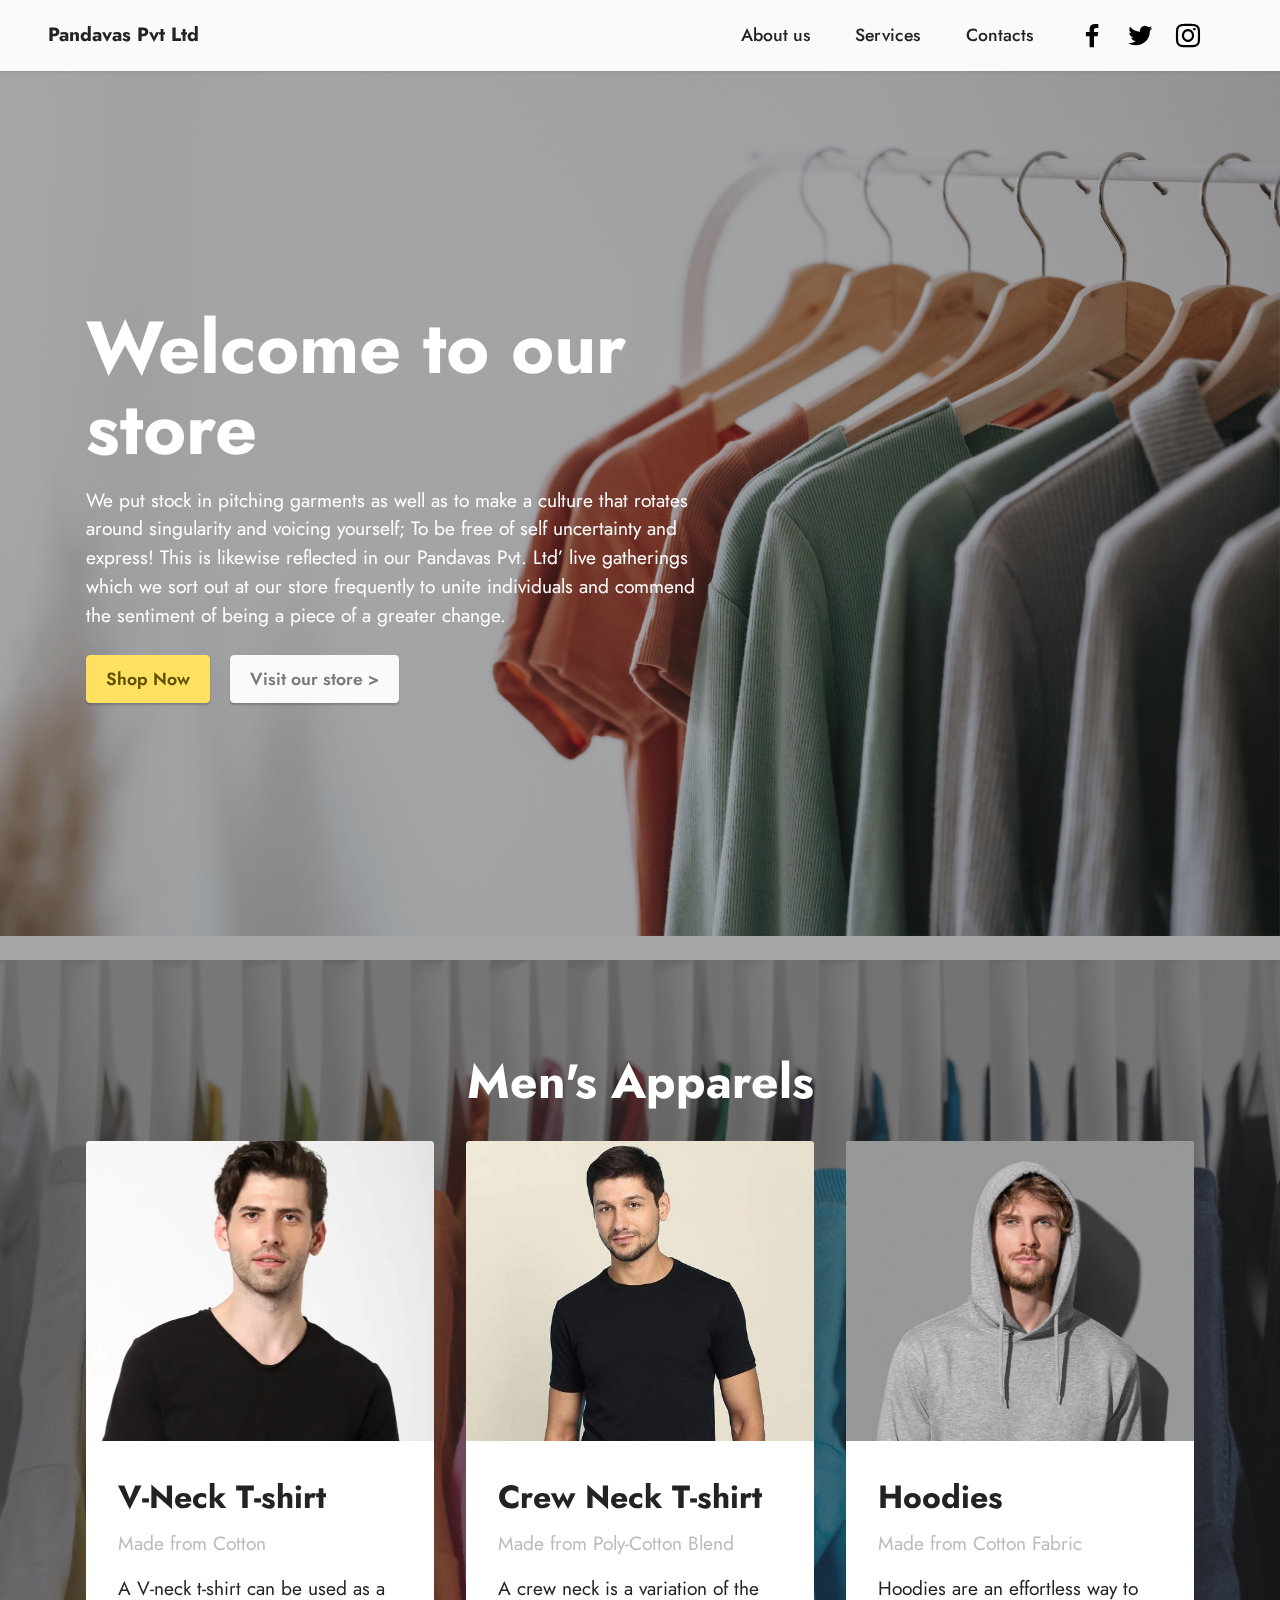
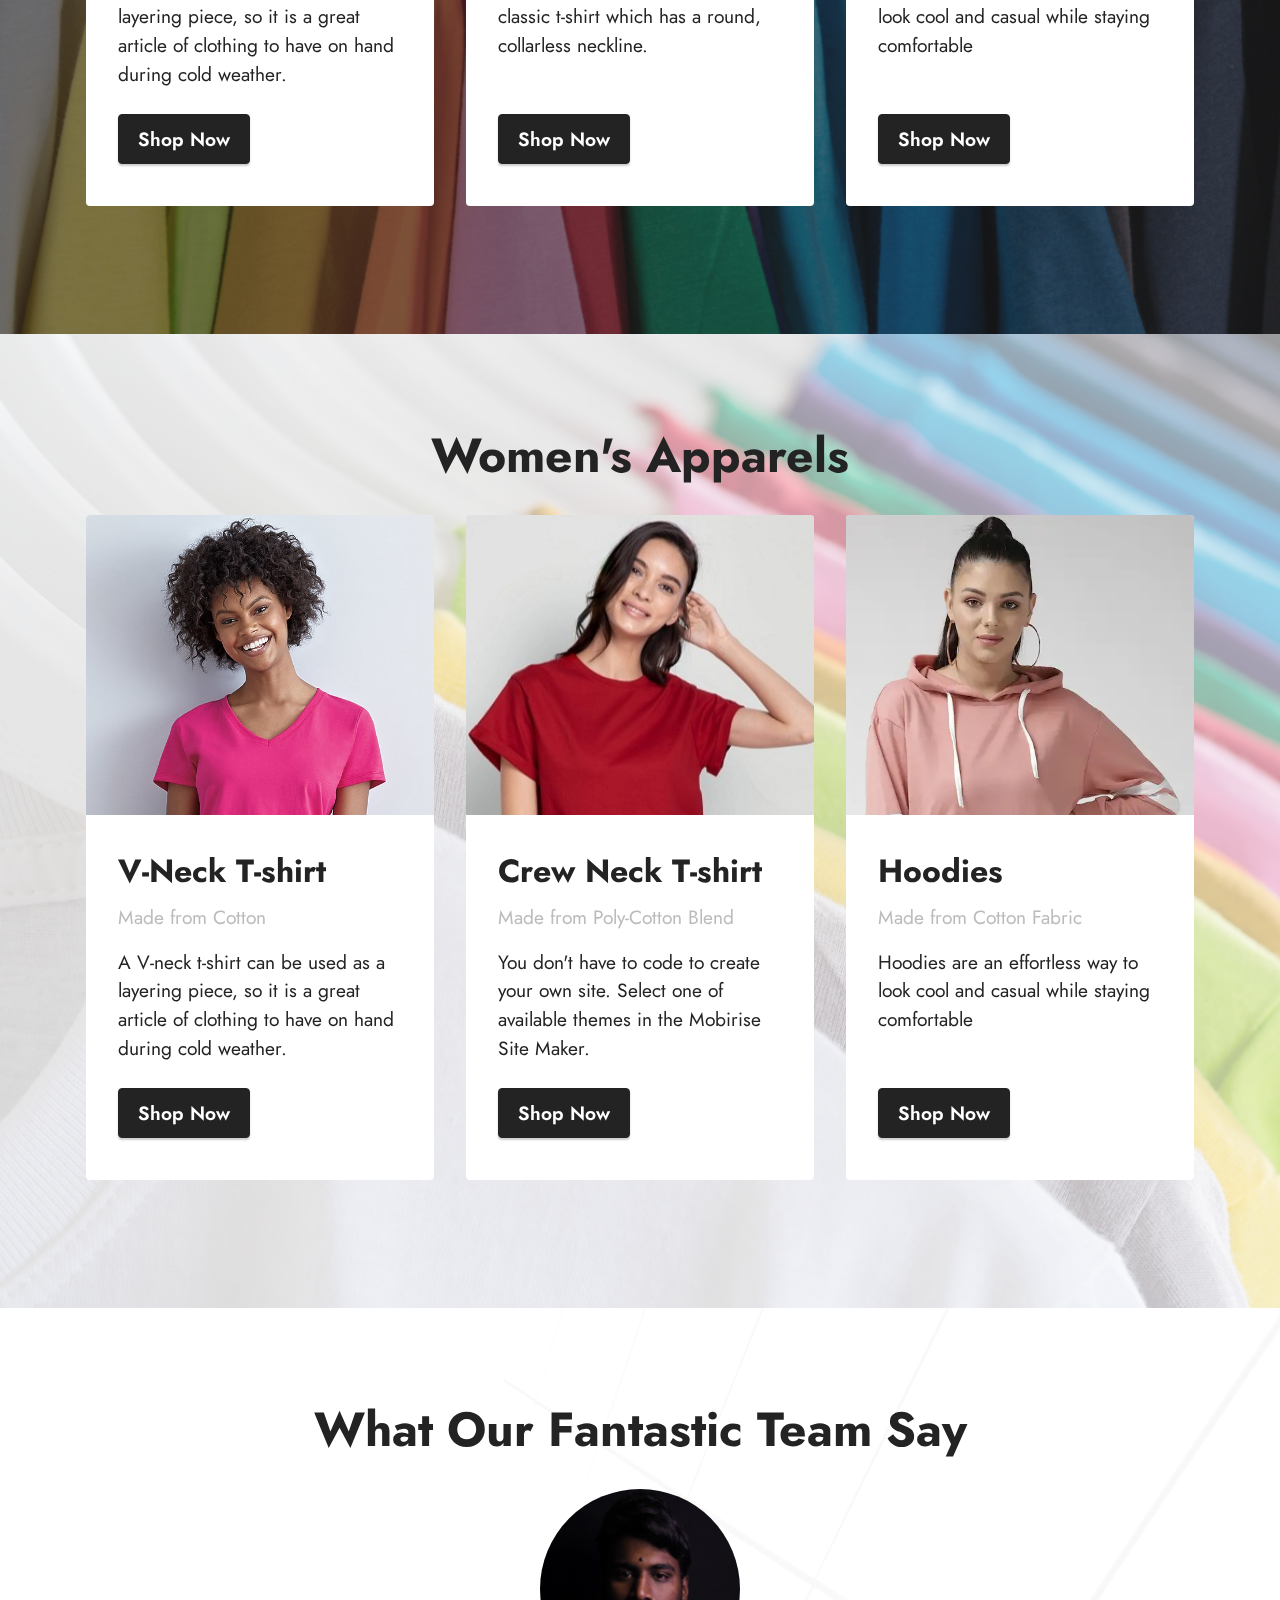
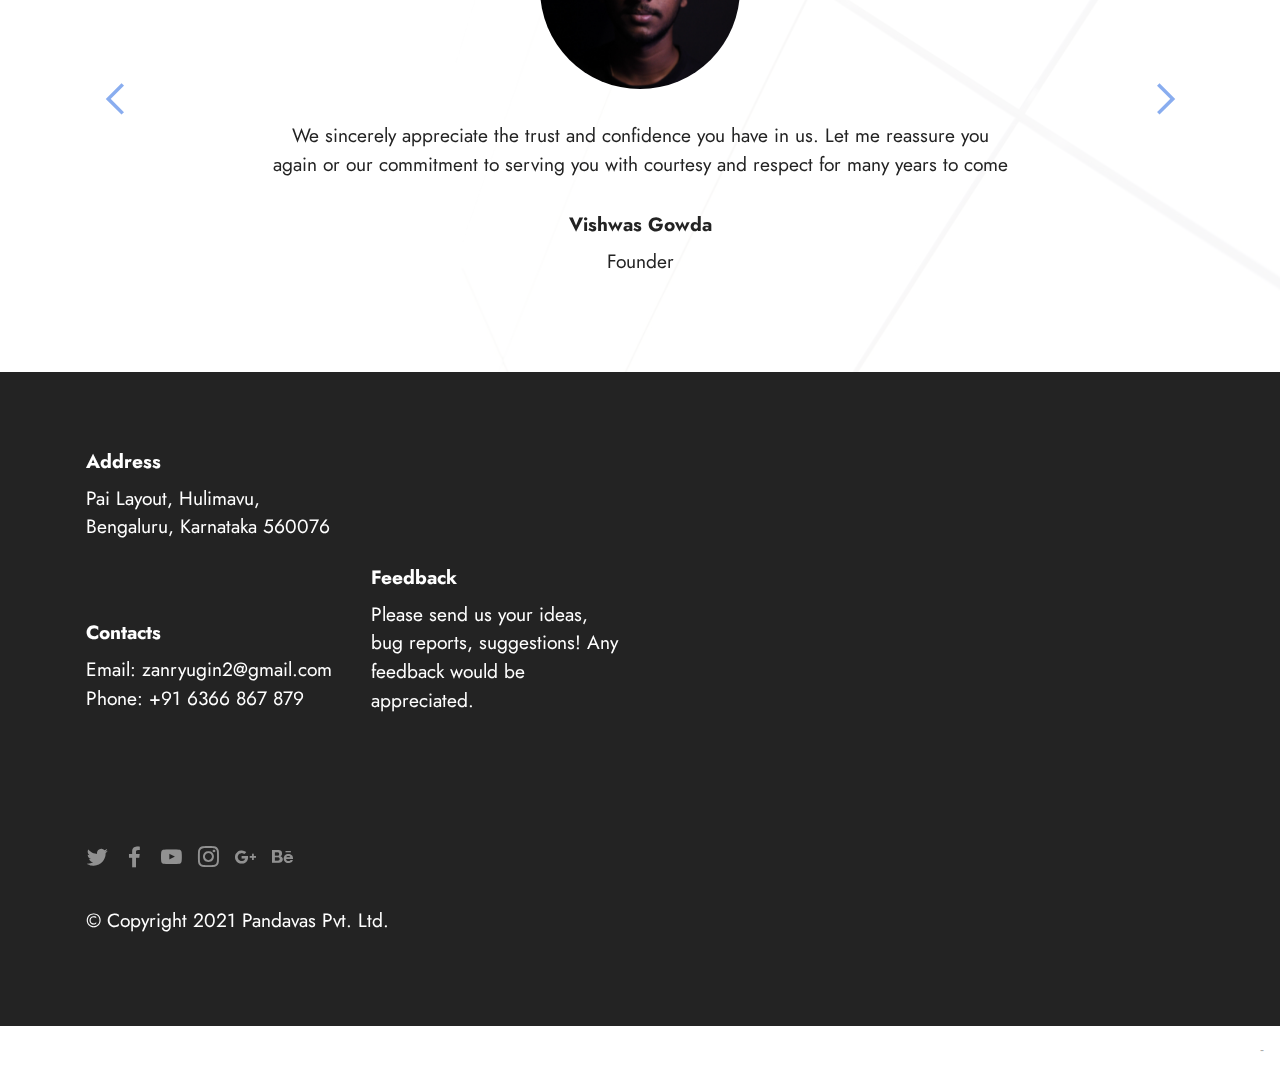
<file: index.html>
<!DOCTYPE html>
<html  >
<head>
  <!-- Site made with Mobirise Website Builder v5.4.1, https://mobirise.com -->
  <meta charset="UTF-8">
  <meta http-equiv="X-UA-Compatible" content="IE=edge">
  <meta name="generator" content="Mobirise v5.4.1, mobirise.com">
  <meta name="viewport" content="width=device-width, initial-scale=1, minimum-scale=1">
  <link rel="shortcut icon" href="assets/images/depositphotos-78526378-stock-illustration-p-letter-logo-design-template.jpg" type="image/x-icon">
  <meta name="description" content="">
  
  
  <title>Home</title>
  <link rel="stylesheet" href="assets/web/assets/mobirise-icons2/mobirise2.css">
  <link rel="stylesheet" href="assets/bootstrap/css/bootstrap.min.css">
  <link rel="stylesheet" href="assets/bootstrap/css/bootstrap-grid.min.css">
  <link rel="stylesheet" href="assets/bootstrap/css/bootstrap-reboot.min.css">
  <link rel="stylesheet" href="assets/parallax/jarallax.css">
  <link rel="stylesheet" href="assets/dropdown/css/style.css">
  <link rel="stylesheet" href="assets/socicon/css/styles.css">
  <link rel="stylesheet" href="assets/theme/css/style.css">
  <link rel="preload" href="https://fonts.googleapis.com/css?family=Jost:100,200,300,400,500,600,700,800,900,100i,200i,300i,400i,500i,600i,700i,800i,900i&display=swap" as="style" onload="this.onload=null;this.rel='stylesheet'">
  <noscript><link rel="stylesheet" href="https://fonts.googleapis.com/css?family=Jost:100,200,300,400,500,600,700,800,900,100i,200i,300i,400i,500i,600i,700i,800i,900i&display=swap"></noscript>
  <link rel="preload" as="style" href="assets/mobirise/css/mbr-additional.css"><link rel="stylesheet" href="assets/mobirise/css/mbr-additional.css" type="text/css">
  
  
  
  
</head>
<body>
  
  <section data-bs-version="5.1" class="menu menu3 cid-sH5sASEyyI" once="menu" id="menu3-0">
    
    <nav class="navbar navbar-dropdown navbar-fixed-top navbar-expand-lg">
        <div class="container-fluid">
            <div class="navbar-brand">
                
                <span class="navbar-caption-wrap"><a class="navbar-caption text-black text-primary display-7" href="index.html#testimonials3-4">Pandavas Pvt Ltd</a></span>
            </div>
            <button class="navbar-toggler" type="button" data-toggle="collapse" data-bs-toggle="collapse" data-target="#navbarSupportedContent" data-bs-target="#navbarSupportedContent" aria-controls="navbarNavAltMarkup" aria-expanded="false" aria-label="Toggle navigation">
                <div class="hamburger">
                    <span></span>
                    <span></span>
                    <span></span>
                    <span></span>
                </div>
            </button>
            <div class="collapse navbar-collapse" id="navbarSupportedContent">
                <ul class="navbar-nav nav-dropdown nav-right" data-app-modern-menu="true"><li class="nav-item"><a class="nav-link link text-black text-primary display-4" href="index.html#testimonials3-4">
                            About us</a></li>
                    <li class="nav-item"><a class="nav-link link text-black text-primary display-4" href="index.html#features4-2">
                            Services</a></li>
                    <li class="nav-item"><a class="nav-link link text-black text-primary display-4" href="https://wa.me/91 9980498158">Contacts</a>
                    </li></ul>
                <div class="icons-menu">
                    <a class="iconfont-wrapper" href="https://www.facebook.com/niranjan.83kannanugo" target="_blank">
                        <span class="p-2 mbr-iconfont socicon-facebook socicon"></span>
                    </a>
                    <a class="iconfont-wrapper" href="https://twitter.com/" target="_blank">
                        <span class="p-2 mbr-iconfont socicon-twitter socicon"></span>
                    </a>
                    <a class="iconfont-wrapper" href="https://www.instagram.com/viigoow/" target="_blank">
                        <span class="p-2 mbr-iconfont socicon-instagram socicon"></span>
                    </a>
                    
                </div>
                
            </div>
        </div>
    </nav>
</section>

<section data-bs-version="5.1" class="header2 cid-sH5sQyGdhF mbr-fullscreen mbr-parallax-background" id="header2-1">

    

    <div class="mbr-overlay" style="opacity: 0.4; background-color: rgb(35, 35, 35);"></div>

    <div class="container">
        <div class="row">
            <div class="col-12 col-lg-7">
                <h1 class="mbr-section-title mbr-fonts-style mb-3 display-1"><strong>Welcome to our store</strong></h1>
                
                <p class="mbr-text mbr-fonts-style display-7">We put stock in pitching garments as well as to make a culture that rotates around singularity and voicing yourself; To be free of self uncertainty and express! This is likewise reflected in our Pandavas Pvt. Ltd’ live gatherings which we sort out at our store frequently to unite individuals and commend the sentiment of being a piece of a greater change.</p>
                <div class="mbr-section-btn mt-3"><a class="btn btn-warning display-4" href="index.html#features4-2">Shop Now</a>
                    <a class="btn btn-white display-4" href="index.html#header2-1">Visit our store &gt;</a></div>
            </div>
        </div>
    </div>
</section>

<section data-bs-version="5.1" class="features4 cid-sH5uGNpPaC" id="features4-2">
    
    <div class="mbr-overlay"></div>
    <div class="container">
        <div class="mbr-section-head">
            <h4 class="mbr-section-title mbr-fonts-style align-center mb-0 display-2"><strong>Men's&nbsp;Apparels</strong></h4>
            
        </div>
        <div class="row mt-4">
            <div class="item features-image сol-12 col-md-6 col-lg-4">
                <div class="item-wrapper">
                    <div class="item-img">
                        <img src="assets/images/1117wx1400h-410239489-0200-model-1.webp" alt="" title="">
                    </div>
                    <div class="item-content">
                        <h5 class="item-title mbr-fonts-style display-5"><strong>V-Neck T-shirt&nbsp;</strong></h5>
                        <h6 class="item-subtitle mbr-fonts-style mt-1 display-7">Made from Cotton</h6>
                        <p class="mbr-text mbr-fonts-style mt-3 display-7">A V-neck t-shirt can be used as a layering piece, so it is a great article of clothing to have on hand during cold weather. </p>
                    </div>
                    <div class="mbr-section-btn item-footer mt-2"><a href="page1.html" class="btn item-btn btn-black display-7">Shop Now</a></div>
                </div>
            </div>
            <div class="item features-image сol-12 col-md-6 col-lg-4">
                <div class="item-wrapper">
                    <div class="item-img">
                        <img src="assets/images/men-s-round-neck-plain-t-shirt-black-regular-fit-t-shirt-wolfattire-2549280768045-800x.jpeg" alt="" title="">
                    </div>
                    <div class="item-content">
                        <h5 class="item-title mbr-fonts-style display-5"><strong>Crew Neck T-shirt&nbsp;</strong></h5>
                        <h6 class="item-subtitle mbr-fonts-style mt-1 display-7">
                            Made from Poly-Cotton Blend</h6>
                        <p class="mbr-text mbr-fonts-style mt-3 display-7">A crew neck is a variation of the classic t-shirt which has a round, collarless neckline.</p>
                    </div>
                    <div class="mbr-section-btn item-footer mt-2"><a href="page1.html" class="btn item-btn btn-black display-7" target="_blank">Shop Now</a></div>
                </div>
            </div>
            <div class="item features-image сol-12 col-md-6 col-lg-4">
                <div class="item-wrapper">
                    <div class="item-img">
                        <img src="assets/images/st4100-model.jpeg" alt="" title="">
                    </div>
                    <div class="item-content">
                        <h5 class="item-title mbr-fonts-style display-5"><strong>Hoodies</strong></h5>
                        <h6 class="item-subtitle mbr-fonts-style mt-1 display-7">Made from Cotton Fabric</h6>
                        <p class="mbr-text mbr-fonts-style mt-3 display-7">Hoodies are an effortless way to look cool and casual while staying comfortable<br></p>
                    </div>
                    <div class="mbr-section-btn item-footer mt-2"><a href="page1.html" class="btn item-btn btn-black display-7" target="_blank">Shop Now</a></div>
                </div>
            </div>

        </div>
    </div>
</section>

<section data-bs-version="5.1" class="features4 cid-sH5xtPJ3II" id="features4-3">
    
    <div class="mbr-overlay"></div>
    <div class="container">
        <div class="mbr-section-head">
            <h4 class="mbr-section-title mbr-fonts-style align-center mb-0 display-2"><strong>Women's Apparels</strong></h4>
            
        </div>
        <div class="row mt-4">
            <div class="item features-image сol-12 col-md-6 col-lg-4">
                <div class="item-wrapper">
                    <div class="item-img">
                        <img src="assets/images/l39vfl.jpeg" alt="" title="">
                    </div>
                    <div class="item-content">
                        <h5 class="item-title mbr-fonts-style display-5"><strong>V-Neck T-shirt&nbsp;</strong></h5>
                        <h6 class="item-subtitle mbr-fonts-style mt-1 display-7">Made from Cotton</h6>
                        <p class="mbr-text mbr-fonts-style mt-3 display-7">A V-neck t-shirt can be used as a layering piece, so it is a great article of clothing to have on hand during cold weather.</p>
                    </div>
                    <div class="mbr-section-btn item-footer mt-2"><a href="page1.html" class="btn item-btn btn-black display-7" target="_blank">Shop Now</a></div>
                </div>
            </div>
            <div class="item features-image сol-12 col-md-6 col-lg-4">
                <div class="item-wrapper">
                    <div class="item-img">
                        <img src="assets/images/red-boyfriend-t-shirt-for-women.jpeg" alt="" title="">
                    </div>
                    <div class="item-content">
                        <h5 class="item-title mbr-fonts-style display-5"><strong>Crew Neck T-shirt&nbsp;</strong></h5>
                        <h6 class="item-subtitle mbr-fonts-style mt-1 display-7">Made from Poly-Cotton Blend</h6>
                        <p class="mbr-text mbr-fonts-style mt-3 display-7">You don't have to code to create your own
                            site. Select one of available themes in the Mobirise Site Maker.</p>
                    </div>
                    <div class="mbr-section-btn item-footer mt-2"><a href="page1.html" class="btn item-btn btn-black display-7" target="_blank">Shop Now</a></div>
                </div>
            </div>
            <div class="item features-image сol-12 col-md-6 col-lg-4">
                <div class="item-wrapper">
                    <div class="item-img">
                        <img src="assets/images/1dfb9e7f-baa1-44ab-a956-8acabecebd6d1571388259137-pluss-women-sweatshirts-7301571388256363.webp" alt="" title="">
                    </div>
                    <div class="item-content">
                        <h5 class="item-title mbr-fonts-style display-5"><strong>Hoodies</strong></h5>
                        <h6 class="item-subtitle mbr-fonts-style mt-1 display-7">Made from Cotton Fabric</h6>
                        <p class="mbr-text mbr-fonts-style mt-3 display-7">Hoodies are an effortless way to look cool and casual while staying comfortable<br></p>
                    </div>
                    <div class="mbr-section-btn item-footer mt-2"><a href="page1.html" class="btn item-btn btn-black display-7" target="_blank">Shop Now</a></div>
                </div>
            </div>

        </div>
    </div>
</section>

<section data-bs-version="5.1" class="testimonails3 carousel slide testimonials-slider cid-sH5ykWMoyS" data-interval="false" data-bs-interval="false" id="testimonials3-4">

    

    <div class="mbr-overlay" style="opacity: 0.9; background-color: rgb(255, 255, 255);">
    </div>

    <div class="text-center container">
        <h3 class="mb-4 mbr-fonts-style display-2">
            <strong>What Our Fantastic Team Say</strong>
        </h3>

        <div class="carousel slide" role="listbox" data-pause="true" data-keyboard="false" data-ride="carousel" data-bs-ride="carousel" data-interval="8000" data-bs-interval="8000">
            <div class="carousel-inner">
                
                
            <div class="carousel-item">
                    <div class="user col-md-8">
                        <div class="user_image">
                            <img src="assets/images/img-846.jpeg" alt="">
                        </div>
                        <div class="user_text mb-4">
                            <p class="mbr-fonts-style display-7">
                                We sincerely appreciate the trust and confidence you have in us. Let me reassure you again or our commitment to serving you with courtesy and respect for many years to come
                            </p>
                        </div>
                        <div class="user_name mbr-fonts-style mb-2 display-7">
                            <strong>Vishwas Gowda</strong></div>
                        <div class="user_desk mbr-fonts-style display-7">
                            Founder</div>
                    </div>
                </div><div class="carousel-item">
                    <div class="user col-md-8">
                        <div class="user_image">
                            <img src="assets/images/whatsapp-image-2021-09-02-at-18.06.33.jpeg" alt="">
                        </div>
                        <div class="user_text mb-4">
                            <p class="mbr-fonts-style display-7">
                                Thank you for the continued trust you have put in our brand. Our ongoing success relies on the loyalty and support of customers like you. We look forward to an enjoyable business experience with you.
                            </p>
                        </div>
                        <div class="user_name mbr-fonts-style mb-2 display-7">
                            <strong>Sujith S</strong></div>
                        <div class="user_desk mbr-fonts-style display-7">
                            Propertier</div>
                    </div>
                </div></div>

            <div class="carousel-controls">
                <a class="carousel-control-prev" role="button" data-slide="prev" data-bs-slide="prev">
                    <span aria-hidden="true" class="mobi-mbri mobi-mbri-arrow-prev mbr-iconfont"></span>
                    <span class="sr-only visually-hidden">Previous</span>
                </a>

                <a class="carousel-control-next" role="button" data-slide="next" data-bs-slide="next">
                    <span aria-hidden="true" class="mobi-mbri mobi-mbri-arrow-next mbr-iconfont"></span>
                    <span class="sr-only visually-hidden">Next</span>
                </a>
            </div>
        </div>
    </div>
</section>

<section data-bs-version="5.1" class="footer6 cid-sH5zQfGEsq" once="footers" id="footer6-7">

    

    

    <div class="container">
        <div class="row content mbr-white">
            <div class="col-12 col-md-3 mbr-fonts-style display-7">
                <h5 class="mbr-section-subtitle mbr-fonts-style mb-2 display-7">
                    <strong>Address</strong>
                </h5>
                <p class="mbr-text mbr-fonts-style display-7">Pai Layout, Hulimavu, Bengaluru, Karnataka 560076</p> <br>
                <h5 class="mbr-section-subtitle mbr-fonts-style mb-2 mt-4 display-7">
                    <strong>Contacts</strong>
                </h5>
                <p class="mbr-text mbr-fonts-style mb-4 display-7">
                    Email: zanryugin2@gmail.com<br>
                    Phone: +91 6366 867 879 <br><br></p>
            </div>
            <div class="col-12 col-md-3 mbr-fonts-style display-7">
                <h5 class="mbr-section-subtitle mbr-fonts-style mb-2 display-7"></h5>
                <ul class="list mbr-fonts-style mb-4 display-4">
                    <li class="mbr-text item-wrap"><br></li>
                    <li class="mbr-text item-wrap"><br></li>
                </ul>
                <h5 class="mbr-section-subtitle mbr-fonts-style mb-2 mt-5 display-7">
                    <strong>Feedback</strong>
                </h5>
                <p class="mbr-text mbr-fonts-style mb-4 display-7">
                    Please send us your ideas, bug reports, suggestions! Any feedback would be appreciated.
                </p>
            </div>
            <div class="col-12 col-md-6">
                <div class="google-map"><iframe frameborder="0" style="border:0" src="https://www.google.com/maps/embed/v1/place?key=AIzaSyCNveGQ9bfpKFwWzQLLftrR9hNiHwdqQG8&amp;q=Pai Layout, Hulimavu, Bengaluru, Karnataka 560076" allowfullscreen=""></iframe></div>
            </div>
            <div class="col-md-6">
                <div class="social-list align-left">
                    <div class="soc-item">
                        <a href="https://twitter.com/mobirise" target="_blank">
                            <span class="socicon-twitter socicon mbr-iconfont mbr-iconfont-social"></span>
                        </a>
                    </div>
                    <div class="soc-item">
                        <a href="https://www.facebook.com/pages/Mobirise/1616226671953247" target="_blank">
                            <span class="socicon-facebook socicon mbr-iconfont mbr-iconfont-social"></span>
                        </a>
                    </div>
                    <div class="soc-item">
                        <a href="https://www.youtube.com/c/mobirise" target="_blank">
                            <span class="socicon-youtube socicon mbr-iconfont mbr-iconfont-social"></span>
                        </a>
                    </div>
                    <div class="soc-item">
                        <a href="https://instagram.com/mobirise" target="_blank">
                            <span class="socicon-instagram socicon mbr-iconfont mbr-iconfont-social"></span>
                        </a>
                    </div>
                    <div class="soc-item">
                        <a href="https://plus.google.com/u/0/+Mobirise" target="_blank">
                            <span class="socicon-googleplus socicon mbr-iconfont mbr-iconfont-social"></span>
                        </a>
                    </div>
                    <div class="soc-item">
                        <a href="https://www.behance.net/Mobirise" target="_blank">
                            <span class="socicon-behance socicon mbr-iconfont mbr-iconfont-social"></span>
                        </a>
                    </div>
                </div>
            </div>
        </div>
        <div class="footer-lower">
            <div class="media-container-row">
                <div class="col-sm-12">
                    <hr>
                </div>
            </div>
            <div class="col-sm-12 copyright pl-0">
                <p class="mbr-text mbr-fonts-style mbr-white display-7">
                    © Copyright 2021 Pandavas Pvt. Ltd.</p>
            </div>
        </div>
    </div>
</section><section style="background-color: #fff; font-family: -apple-system, BlinkMacSystemFont, 'Segoe UI', 'Roboto', 'Helvetica Neue', Arial, sans-serif; color:#aaa; font-size:12px; padding: 0; align-items: center; display: flex;"><a href="https://mobirise.site/m" style="flex: 1 1; height: 3rem; padding-left: 1rem;"></a><p style="flex: 0 0 auto; margin:0; padding-right:1rem;"> - <a href="https://mobirise.site/w" style="color:#aaa;"></a></p></section><script src="assets/bootstrap/js/bootstrap.bundle.min.js"></script>  <script src="assets/parallax/jarallax.js"></script>  <script src="assets/smoothscroll/smooth-scroll.js"></script>  <script src="assets/ytplayer/index.js"></script>  <script src="assets/dropdown/js/navbar-dropdown.js"></script>  <script src="assets/mbr-testimonials-slider/mbr-testimonials-slider.js"></script>  <script src="assets/theme/js/script.js"></script>  
  
  
</body>
</html>
</file>
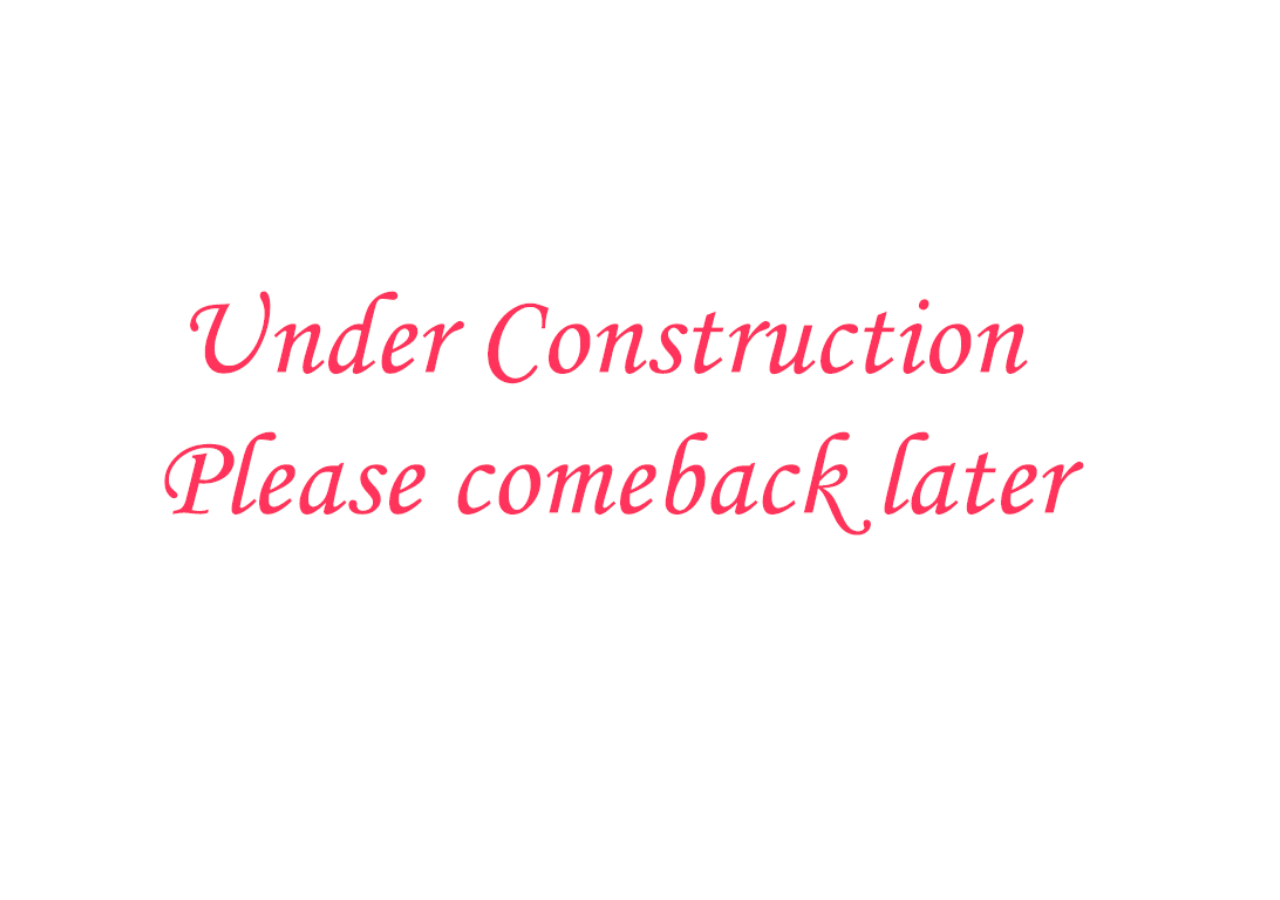
<file: page1.html>
<!DOCTYPE html>
<html  >
<head>
  <meta charset="UTF-8">
  <meta http-equiv="X-UA-Compatible" content="IE=edge">
  <meta name="generator" content="Mobirise v5.4.1, mobirise.com">
  <meta name="viewport" content="width=device-width, initial-scale=1, minimum-scale=1">
  <link rel="shortcut icon" href="assets/images/depositphotos-78526378-stock-illustration-p-letter-logo-design-template.jpg" type="image/x-icon">
  <meta name="description" content="">
  
  
  <title>Page 1</title>
  <link rel="stylesheet" href="assets/bootstrap/css/bootstrap.min.css">
  <link rel="stylesheet" href="assets/bootstrap/css/bootstrap-grid.min.css">
  <link rel="stylesheet" href="assets/bootstrap/css/bootstrap-reboot.min.css">
  <link rel="stylesheet" href="assets/theme/css/style.css">
  <link rel="preload" href="https://fonts.googleapis.com/css?family=Jost:100,200,300,400,500,600,700,800,900,100i,200i,300i,400i,500i,600i,700i,800i,900i&display=swap" as="style" onload="this.onload=null;this.rel='stylesheet'">
  <noscript><link rel="stylesheet" href="https://fonts.googleapis.com/css?family=Jost:100,200,300,400,500,600,700,800,900,100i,200i,300i,400i,500i,600i,700i,800i,900i&display=swap"></noscript>
  <link rel="preload" as="style" href="assets/mobirise/css/mbr-additional.css"><link rel="stylesheet" href="assets/mobirise/css/mbr-additional.css" type="text/css">
  
  
  
  
</head>
<body>
  
  <section data-bs-version="5.1" class="header3 cid-sH5E2sxJS0 mbr-fullscreen" id="header3-a">

    

    <div class="mbr-overlay" style="opacity: 0.2; background-color: rgb(255, 255, 255);"></div>

    <div class="align-center container">
        <div class="row justify-content-end">
            <div class="col-12 col-lg-6">
                <h1 class="mbr-section-title mbr-fonts-style mb-3 display-1"></h1>
                
                <p class="mbr-text mbr-fonts-style display-7"></p>
                
            </div>
        </div>
    </div>
  
  
</body>
</html>
</file>
<file: assets/web/assets/mobirise-icons2/mobirise2.css>
@font-face {
  font-family: 'Moririse2';
  font-display: swap;
  src:  url('mobirise2.eot?f2bix4');
  src:  url('mobirise2.eot?f2bix4#iefix') format('embedded-opentype'),
    url('mobirise2.ttf?f2bix4') format('truetype'),
    url('mobirise2.woff?f2bix4') format('woff'),
    url('mobirise2.svg?f2bix4#mobirise2') format('svg');
  font-weight: normal;
  font-style: normal;
}

[class^="mobi-"], [class*=" mobi-"] {
  /* use !important to prevent issues with browser extensions that change fonts */
  font-family: 'Moririse2' !important;
  speak: none;
  font-style: normal;
  font-weight: normal;
  font-variant: normal;
  text-transform: none;
  line-height: 1;

  /* Better Font Rendering =========== */
  -webkit-font-smoothing: antialiased;
  -moz-osx-font-smoothing: grayscale;
}

.mobi-mbri-add-submenu:before {
  content: "\e900";
}
.mobi-mbri-alert:before {
  content: "\e901";
}
.mobi-mbri-align-center:before {
  content: "\e902";
}
.mobi-mbri-align-justify:before {
  content: "\e903";
}
.mobi-mbri-align-left:before {
  content: "\e904";
}
.mobi-mbri-align-right:before {
  content: "\e905";
}
.mobi-mbri-android:before {
  content: "\e906";
}
.mobi-mbri-apple:before {
  content: "\e907";
}
.mobi-mbri-arrow-down:before {
  content: "\e908";
}
.mobi-mbri-arrow-next:before {
  content: "\e909";
}
.mobi-mbri-arrow-prev:before {
  content: "\e90a";
}
.mobi-mbri-arrow-up:before {
  content: "\e90b";
}
.mobi-mbri-bold:before {
  content: "\e90c";
}
.mobi-mbri-bookmark:before {
  content: "\e90d";
}
.mobi-mbri-bootstrap:before {
  content: "\e90e";
}
.mobi-mbri-briefcase:before {
  content: "\e90f";
}
.mobi-mbri-browse:before {
  content: "\e910";
}
.mobi-mbri-bulleted-list:before {
  content: "\e911";
}
.mobi-mbri-calendar:before {
  content: "\e912";
}
.mobi-mbri-camera:before {
  content: "\e913";
}
.mobi-mbri-cart-add:before {
  content: "\e914";
}
.mobi-mbri-cart-full:before {
  content: "\e915";
}
.mobi-mbri-cash:before {
  content: "\e916";
}
.mobi-mbri-change-style:before {
  content: "\e917";
}
.mobi-mbri-chat:before {
  content: "\e918";
}
.mobi-mbri-clock:before {
  content: "\e919";
}
.mobi-mbri-close:before {
  content: "\e91a";
}
.mobi-mbri-cloud:before {
  content: "\e91b";
}
.mobi-mbri-code:before {
  content: "\e91c";
}
.mobi-mbri-contact-form:before {
  content: "\e91d";
}
.mobi-mbri-credit-card:before {
  content: "\e91e";
}
.mobi-mbri-cursor-click:before {
  content: "\e91f";
}
.mobi-mbri-cust-feedback:before {
  content: "\e920";
}
.mobi-mbri-database:before {
  content: "\e921";
}
.mobi-mbri-delivery:before {
  content: "\e922";
}
.mobi-mbri-desktop:before {
  content: "\e923";
}
.mobi-mbri-devices:before {
  content: "\e924";
}
.mobi-mbri-down:before {
  content: "\e925";
}
.mobi-mbri-download-2:before {
  content: "\e926";
}
.mobi-mbri-download:before {
  content: "\e927";
}
.mobi-mbri-drag-n-drop-2:before {
  content: "\e928";
}
.mobi-mbri-drag-n-drop:before {
  content: "\e929";
}
.mobi-mbri-edit-2:before {
  content: "\e92a";
}
.mobi-mbri-edit:before {
  content: "\e92b";
}
.mobi-mbri-error:before {
  content: "\e92c";
}
.mobi-mbri-extension:before {
  content: "\e92d";
}
.mobi-mbri-features:before {
  content: "\e92e";
}
.mobi-mbri-file:before {
  content: "\e92f";
}
.mobi-mbri-flag:before {
  content: "\e930";
}
.mobi-mbri-folder:before {
  content: "\e931";
}
.mobi-mbri-gift:before {
  content: "\e932";
}
.mobi-mbri-github:before {
  content: "\e933";
}
.mobi-mbri-globe-2:before {
  content: "\e934";
}
.mobi-mbri-globe:before {
  content: "\e935";
}
.mobi-mbri-growing-chart:before {
  content: "\e936";
}
.mobi-mbri-hearth:before {
  content: "\e937";
}
.mobi-mbri-help:before {
  content: "\e938";
}
.mobi-mbri-home:before {
  content: "\e939";
}
.mobi-mbri-hot-cup:before {
  content: "\e93a";
}
.mobi-mbri-idea:before {
  content: "\e93b";
}
.mobi-mbri-image-gallery:before {
  content: "\e93c";
}
.mobi-mbri-image-slider:before {
  content: "\e93d";
}
.mobi-mbri-info:before {
  content: "\e93e";
}
.mobi-mbri-italic:before {
  content: "\e93f";
}
.mobi-mbri-key:before {
  content: "\e940";
}
.mobi-mbri-laptop:before {
  content: "\e941";
}
.mobi-mbri-layers:before {
  content: "\e942";
}
.mobi-mbri-left-right:before {
  content: "\e943";
}
.mobi-mbri-left:before {
  content: "\e944";
}
.mobi-mbri-letter:before {
  content: "\e945";
}
.mobi-mbri-like:before {
  content: "\e946";
}
.mobi-mbri-link:before {
  content: "\e947";
}
.mobi-mbri-lock:before {
  content: "\e948";
}
.mobi-mbri-login:before {
  content: "\e949";
}
.mobi-mbri-logout:before {
  content: "\e94a";
}
.mobi-mbri-magic-stick:before {
  content: "\e94b";
}
.mobi-mbri-map-pin:before {
  content: "\e94c";
}
.mobi-mbri-menu:before {
  content: "\e94d";
}
.mobi-mbri-mobile-2:before {
  content: "\e94e";
}
.mobi-mbri-mobile-horizontal:before {
  content: "\e94f";
}
.mobi-mbri-mobile:before {
  content: "\e950";
}
.mobi-mbri-mobirise:before {
  content: "\e951";
}
.mobi-mbri-more-horizontal:before {
  content: "\e952";
}
.mobi-mbri-more-vertical:before {
  content: "\e953";
}
.mobi-mbri-music:before {
  content: "\e954";
}
.mobi-mbri-new-file:before {
  content: "\e955";
}
.mobi-mbri-numbered-list:before {
  content: "\e956";
}
.mobi-mbri-opened-folder:before {
  content: "\e957";
}
.mobi-mbri-pages:before {
  content: "\e958";
}
.mobi-mbri-paper-plane:before {
  content: "\e959";
}
.mobi-mbri-paperclip:before {
  content: "\e95a";
}
.mobi-mbri-phone:before {
  content: "\e95b";
}
.mobi-mbri-photo:before {
  content: "\e95c";
}
.mobi-mbri-photos:before {
  content: "\e95d";
}
.mobi-mbri-pin:before {
  content: "\e95e";
}
.mobi-mbri-play:before {
  content: "\e95f";
}
.mobi-mbri-plus:before {
  content: "\e960";
}
.mobi-mbri-preview:before {
  content: "\e961";
}
.mobi-mbri-print:before {
  content: "\e962";
}
.mobi-mbri-protect:before {
  content: "\e963";
}
.mobi-mbri-question:before {
  content: "\e964";
}
.mobi-mbri-quote-left:before {
  content: "\e965";
}
.mobi-mbri-quote-right:before {
  content: "\e966";
}
.mobi-mbri-redo:before {
  content: "\e967";
}
.mobi-mbri-refresh:before {
  content: "\e968";
}
.mobi-mbri-responsive-2:before {
  content: "\e969";
}
.mobi-mbri-responsive:before {
  content: "\e96a";
}
.mobi-mbri-right:before {
  content: "\e96b";
}
.mobi-mbri-rocket:before {
  content: "\e96c";
}
.mobi-mbri-sad-face:before {
  content: "\e96d";
}
.mobi-mbri-sale:before {
  content: "\e96e";
}
.mobi-mbri-save:before {
  content: "\e96f";
}
.mobi-mbri-search:before {
  content: "\e970";
}
.mobi-mbri-setting-2:before {
  content: "\e971";
}
.mobi-mbri-setting-3:before {
  content: "\e972";
}
.mobi-mbri-setting:before {
  content: "\e973";
}
.mobi-mbri-share:before {
  content: "\e974";
}
.mobi-mbri-shopping-bag:before {
  content: "\e975";
}
.mobi-mbri-shopping-basket:before {
  content: "\e976";
}
.mobi-mbri-shopping-cart:before {
  content: "\e977";
}
.mobi-mbri-sites:before {
  content: "\e978";
}
.mobi-mbri-smile-face:before {
  content: "\e979";
}
.mobi-mbri-speed:before {
  content: "\e97a";
}
.mobi-mbri-star:before {
  content: "\e97b";
}
.mobi-mbri-success:before {
  content: "\e97c";
}
.mobi-mbri-sun:before {
  content: "\e97d";
}
.mobi-mbri-sun2:before {
  content: "\e97e";
}
.mobi-mbri-tablet-vertical:before {
  content: "\e97f";
}
.mobi-mbri-tablet:before {
  content: "\e980";
}
.mobi-mbri-target:before {
  content: "\e981";
}
.mobi-mbri-timer:before {
  content: "\e982";
}
.mobi-mbri-to-ftp:before {
  content: "\e983";
}
.mobi-mbri-to-local-drive:before {
  content: "\e984";
}
.mobi-mbri-touch-swipe:before {
  content: "\e985";
}
.mobi-mbri-touch:before {
  content: "\e986";
}
.mobi-mbri-trash:before {
  content: "\e987";
}
.mobi-mbri-underline:before {
  content: "\e988";
}
.mobi-mbri-undo:before {
  content: "\e989";
}
.mobi-mbri-unlink:before {
  content: "\e98a";
}
.mobi-mbri-unlock:before {
  content: "\e98b";
}
.mobi-mbri-up-down:before {
  content: "\e98c";
}
.mobi-mbri-up:before {
  content: "\e98d";
}
.mobi-mbri-update:before {
  content: "\e98e";
}
.mobi-mbri-upload-2:before {
  content: "\e98f";
}
.mobi-mbri-upload:before {
  content: "\e990";
}
.mobi-mbri-user-2:before {
  content: "\e991";
}
.mobi-mbri-user:before {
  content: "\e992";
}
.mobi-mbri-users:before {
  content: "\e993";
}
.mobi-mbri-video-play:before {
  content: "\e994";
}
.mobi-mbri-video:before {
  content: "\e995";
}
.mobi-mbri-watch:before {
  content: "\e996";
}
.mobi-mbri-website-theme-2:before {
  content: "\e997";
}
.mobi-mbri-website-theme:before {
  content: "\e998";
}
.mobi-mbri-wifi:before {
  content: "\e999";
}
.mobi-mbri-windows:before {
  content: "\e99a";
}
.mobi-mbri-zoom-in:before {
  content: "\e99b";
}
.mobi-mbri-zoom-out:before {
  content: "\e99c";
}
</file>
<file: assets/parallax/jarallax.css>
.jarallax {
    position: relative;
    z-index: 0;
}
.jarallax > .jarallax-img {
    position: absolute;
    object-fit: cover;
    /* support for plugin https://github.com/bfred-it/object-fit-images */
    font-family: 'object-fit: cover;';
    top: 0;
    left: 0;
    width: 100%;
    height: 100%;
    z-index: -1;
}
</file>
<file: assets/dropdown/css/style.css>
.navbar-dropdown {
  left: 0;
  padding: 0;
  position: absolute;
  right: 0;
  top: 0;
  transition: all 0.45s ease;
  z-index: 1030;
  background: #282828; }
  .navbar-dropdown .navbar-logo {
    margin-right: 0.8rem;
    transition: margin 0.3s ease-in-out;
    vertical-align: middle; }
    .navbar-dropdown .navbar-logo img {
      height: 3.125rem;
      transition: all 0.3s ease-in-out; }
    .navbar-dropdown .navbar-logo.mbr-iconfont {
      font-size: 3.125rem;
      line-height: 3.125rem; }
  .navbar-dropdown .navbar-caption {
    font-weight: 700;
    white-space: normal;
    vertical-align: -4px;
    line-height: 3.125rem !important; }
    .navbar-dropdown .navbar-caption, .navbar-dropdown .navbar-caption:hover {
      color: inherit;
      text-decoration: none; }
  .navbar-dropdown .mbr-iconfont + .navbar-caption {
    vertical-align: -1px; }
  .navbar-dropdown.navbar-fixed-top {
    position: fixed; }
  .navbar-dropdown .navbar-brand span {
    vertical-align: -4px; }
  .navbar-dropdown.bg-color.transparent {
    background: none; }
  .navbar-dropdown.navbar-short .navbar-brand {
    padding: 0.625rem 0; }
    .navbar-dropdown.navbar-short .navbar-brand span {
      vertical-align: -1px; }
  .navbar-dropdown.navbar-short .navbar-caption {
    line-height: 2.375rem !important;
    vertical-align: -2px; }
  .navbar-dropdown.navbar-short .navbar-logo {
    margin-right: 0.5rem; }
    .navbar-dropdown.navbar-short .navbar-logo img {
      height: 2.375rem; }
    .navbar-dropdown.navbar-short .navbar-logo.mbr-iconfont {
      font-size: 2.375rem;
      line-height: 2.375rem; }
  .navbar-dropdown.navbar-short .mbr-table-cell {
    height: 3.625rem; }
  .navbar-dropdown .navbar-close {
    left: 0.6875rem;
    position: fixed;
    top: 0.75rem;
    z-index: 1000; }
  .navbar-dropdown .hamburger-icon {
    content: "";
    display: inline-block;
    vertical-align: middle;
    width: 16px;
    -webkit-box-shadow: 0 -6px 0 1px #282828,0 0 0 1px #282828,0 6px 0 1px #282828;
    -moz-box-shadow: 0 -6px 0 1px #282828,0 0 0 1px #282828,0 6px 0 1px #282828;
    box-shadow: 0 -6px 0 1px #282828,0 0 0 1px #282828,0 6px 0 1px #282828; }

.dropdown-menu .dropdown-toggle[data-toggle="dropdown-submenu"]::after {
  border-bottom: 0.35em solid transparent;
  border-left: 0.35em solid;
  border-right: 0;
  border-top: 0.35em solid transparent;
  margin-left: 0.3rem; }

.dropdown-menu .dropdown-item:focus {
  outline: 0; }

.nav-dropdown {
  font-size: 0.75rem;
  font-weight: 500;
  height: auto !important; }
  .nav-dropdown .nav-btn {
    padding-left: 1rem; }
  .nav-dropdown .link {
    margin: .667em 1.667em;
    font-weight: 500;
    padding: 0;
    transition: color .2s ease-in-out; }
    .nav-dropdown .link.dropdown-toggle {
      margin-right: 2.583em; }
      .nav-dropdown .link.dropdown-toggle::after {
        margin-left: .25rem;
        border-top: 0.35em solid;
        border-right: 0.35em solid transparent;
        border-left: 0.35em solid transparent;
        border-bottom: 0; }
      .nav-dropdown .link.dropdown-toggle[aria-expanded="true"] {
        margin: 0;
        padding: 0.667em 3.263em  0.667em 1.667em; }
  .nav-dropdown .link::after,
  .nav-dropdown .dropdown-item::after {
    color: inherit; }
  .nav-dropdown .btn {
    font-size: 0.75rem;
    font-weight: 700;
    letter-spacing: 0;
    margin-bottom: 0;
    padding-left: 1.25rem;
    padding-right: 1.25rem; }
  .nav-dropdown .dropdown-menu {
    border-radius: 0;
    border: 0;
    left: 0;
    margin: 0;
    padding-bottom: 1.25rem;
    padding-top: 1.25rem;
    position: relative; }
  .nav-dropdown .dropdown-submenu {
    margin-left: 0.125rem;
    top: 0; }
  .nav-dropdown .dropdown-item {
    font-weight: 500;
    line-height: 2;
    padding: 0.3846em 4.615em 0.3846em 1.5385em;
    position: relative;
    transition: color .2s ease-in-out, background-color .2s ease-in-out; }
    .nav-dropdown .dropdown-item::after {
      margin-top: -0.3077em;
      position: absolute;
      right: 1.1538em;
      top: 50%; }
    .nav-dropdown .dropdown-item:focus, .nav-dropdown .dropdown-item:hover {
      background: none; }

@media (max-width: 767px) {
  .nav-dropdown.navbar-toggleable-sm {
    bottom: 0;
    display: none;
    left: 0;
    overflow-x: hidden;
    position: fixed;
    top: 0;
    transform: translateX(-100%);
    -ms-transform: translateX(-100%);
    -webkit-transform: translateX(-100%);
    width: 18.75rem;
    z-index: 999; } }
.nav-dropdown.navbar-toggleable-xl {
  bottom: 0;
  display: none;
  left: 0;
  overflow-x: hidden;
  position: fixed;
  top: 0;
  transform: translateX(-100%);
  -ms-transform: translateX(-100%);
  -webkit-transform: translateX(-100%);
  width: 18.75rem;
  z-index: 999; }

.nav-dropdown-sm {
  display: block !important;
  overflow-x: hidden;
  overflow: auto;
  padding-top: 3.875rem; }
  .nav-dropdown-sm::after {
    content: "";
    display: block;
    height: 3rem;
    width: 100%; }
  .nav-dropdown-sm.collapse.in ~ .navbar-close {
    display: block !important; }
  .nav-dropdown-sm.collapsing, .nav-dropdown-sm.collapse.in {
    transform: translateX(0);
    -ms-transform: translateX(0);
    -webkit-transform: translateX(0);
    transition: all 0.25s ease-out;
    -webkit-transition: all 0.25s ease-out;
    background: #282828; }
  .nav-dropdown-sm.collapsing[aria-expanded="false"] {
    transform: translateX(-100%);
    -ms-transform: translateX(-100%);
    -webkit-transform: translateX(-100%); }
  .nav-dropdown-sm .nav-item {
    display: block;
    margin-left: 0 !important;
    padding-left: 0; }
  .nav-dropdown-sm .link,
  .nav-dropdown-sm .dropdown-item {
    border-top: 1px dotted rgba(255, 255, 255, 0.1);
    font-size: 0.8125rem;
    line-height: 1.6;
    margin: 0 !important;
    padding: 0.875rem 2.4rem 0.875rem 1.5625rem !important;
    position: relative;
    white-space: normal; }
    .nav-dropdown-sm .link:focus, .nav-dropdown-sm .link:hover,
    .nav-dropdown-sm .dropdown-item:focus,
    .nav-dropdown-sm .dropdown-item:hover {
      background: rgba(0, 0, 0, 0.2) !important;
      color: #c0a375; }
  .nav-dropdown-sm .nav-btn {
    position: relative;
    padding: 1.5625rem 1.5625rem 0 1.5625rem; }
    .nav-dropdown-sm .nav-btn::before {
      border-top: 1px dotted rgba(255, 255, 255, 0.1);
      content: "";
      left: 0;
      position: absolute;
      top: 0;
      width: 100%; }
    .nav-dropdown-sm .nav-btn + .nav-btn {
      padding-top: 0.625rem; }
      .nav-dropdown-sm .nav-btn + .nav-btn::before {
        display: none; }
  .nav-dropdown-sm .btn {
    padding: 0.625rem 0; }
  .nav-dropdown-sm .dropdown-toggle[data-toggle="dropdown-submenu"]::after {
    margin-left: .25rem;
    border-top: 0.35em solid;
    border-right: 0.35em solid transparent;
    border-left: 0.35em solid transparent;
    border-bottom: 0; }
  .nav-dropdown-sm .dropdown-toggle[data-toggle="dropdown-submenu"][aria-expanded="true"]::after {
    border-top: 0;
    border-right: 0.35em solid transparent;
    border-left: 0.35em solid transparent;
    border-bottom: 0.35em solid; }
  .nav-dropdown-sm .dropdown-menu {
    margin: 0;
    padding: 0;
    position: relative;
    top: 0;
    left: 0;
    width: 100%;
    border: 0;
    float: none;
    border-radius: 0;
    background: none; }
  .nav-dropdown-sm .dropdown-submenu {
    left: 100%;
    margin-left: 0.125rem;
    margin-top: -1.25rem;
    top: 0; }

.navbar-toggleable-sm .nav-dropdown .dropdown-menu {
  position: absolute; }

.navbar-toggleable-sm .nav-dropdown .dropdown-submenu {
  left: 100%;
  margin-left: 0.125rem;
  margin-top: -1.25rem;
  top: 0; }

.navbar-toggleable-sm.opened .nav-dropdown .dropdown-menu {
  position: relative; }

.navbar-toggleable-sm.opened .nav-dropdown .dropdown-submenu {
  left: 0;
  margin-left: 00rem;
  margin-top: 0rem;
  top: 0; }

.is-builder .nav-dropdown.collapsing {
  transition: none !important; }
</file>
<file: assets/socicon/css/styles.css>
@charset "UTF-8";

@font-face {
  font-family: 'Socicon';
  src:  url('../fonts/socicon.eot');
  src:  url('../fonts/socicon.eot?#iefix') format('embedded-opentype'),
    url('../fonts/socicon.woff2') format('woff2'),
    url('../fonts/socicon.ttf') format('truetype'),
    url('../fonts/socicon.woff') format('woff'),
    url('../fonts/socicon.svg#socicon') format('svg');
  font-weight: normal;
  font-style: normal;
  font-display: swap;
}

[data-icon]:before {
  font-family: "socicon" !important;
  content: attr(data-icon);
  font-style: normal !important;
  font-weight: normal !important;
  font-variant: normal !important;
  text-transform: none !important;
  speak: none;
  line-height: 1;
  -webkit-font-smoothing: antialiased;
  -moz-osx-font-smoothing: grayscale;
}

[class^="socicon-"], [class*=" socicon-"] {
  /* use !important to prevent issues with browser extensions that change fonts */
  font-family: 'Socicon' !important;
  speak: none;
  font-style: normal;
  font-weight: normal;
  font-variant: normal;
  text-transform: none;
  line-height: 1;

  /* Better Font Rendering =========== */
  -webkit-font-smoothing: antialiased;
  -moz-osx-font-smoothing: grayscale;
}

.socicon-eitaa:before {
  content: "\e97c";
}
.socicon-soroush:before {
  content: "\e97d";
}
.socicon-bale:before {
  content: "\e97e";
}
.socicon-zazzle:before {
  content: "\e97b";
}
.socicon-society6:before {
  content: "\e97a";
}
.socicon-redbubble:before {
  content: "\e979";
}
.socicon-avvo:before {
  content: "\e978";
}
.socicon-stitcher:before {
  content: "\e977";
}
.socicon-googlehangouts:before {
  content: "\e974";
}
.socicon-dlive:before {
  content: "\e975";
}
.socicon-vsco:before {
  content: "\e976";
}
.socicon-flipboard:before {
  content: "\e973";
}
.socicon-ubuntu:before {
  content: "\e958";
}
.socicon-artstation:before {
  content: "\e959";
}
.socicon-invision:before {
  content: "\e95a";
}
.socicon-torial:before {
  content: "\e95b";
}
.socicon-collectorz:before {
  content: "\e95c";
}
.socicon-seenthis:before {
  content: "\e95d";
}
.socicon-googleplaymusic:before {
  content: "\e95e";
}
.socicon-debian:before {
  content: "\e95f";
}
.socicon-filmfreeway:before {
  content: "\e960";
}
.socicon-gnome:before {
  content: "\e961";
}
.socicon-itchio:before {
  content: "\e962";
}
.socicon-jamendo:before {
  content: "\e963";
}
.socicon-mix:before {
  content: "\e964";
}
.socicon-sharepoint:before {
  content: "\e965";
}
.socicon-tinder:before {
  content: "\e966";
}
.socicon-windguru:before {
  content: "\e967";
}
.socicon-cdbaby:before {
  content: "\e968";
}
.socicon-elementaryos:before {
  content: "\e969";
}
.socicon-stage32:before {
  content: "\e96a";
}
.socicon-tiktok:before {
  content: "\e96b";
}
.socicon-gitter:before {
  content: "\e96c";
}
.socicon-letterboxd:before {
  content: "\e96d";
}
.socicon-threema:before {
  content: "\e96e";
}
.socicon-splice:before {
  content: "\e96f";
}
.socicon-metapop:before {
  content: "\e970";
}
.socicon-naver:before {
  content: "\e971";
}
.socicon-remote:before {
  content: "\e972";
}
.socicon-internet:before {
  content: "\e957";
}
.socicon-moddb:before {
  content: "\e94b";
}
.socicon-indiedb:before {
  content: "\e94c";
}
.socicon-traxsource:before {
  content: "\e94d";
}
.socicon-gamefor:before {
  content: "\e94e";
}
.socicon-pixiv:before {
  content: "\e94f";
}
.socicon-myanimelist:before {
  content: "\e950";
}
.socicon-blackberry:before {
  content: "\e951";
}
.socicon-wickr:before {
  content: "\e952";
}
.socicon-spip:before {
  content: "\e953";
}
.socicon-napster:before {
  content: "\e954";
}
.socicon-beatport:before {
  content: "\e955";
}
.socicon-hackerone:before {
  content: "\e956";
}
.socicon-hackernews:before {
  content: "\e946";
}
.socicon-smashwords:before {
  content: "\e947";
}
.socicon-kobo:before {
  content: "\e948";
}
.socicon-bookbub:before {
  content: "\e949";
}
.socicon-mailru:before {
  content: "\e94a";
}
.socicon-gitlab:before {
  content: "\e945";
}
.socicon-instructables:before {
  content: "\e944";
}
.socicon-portfolio:before {
  content: "\e943";
}
.socicon-codered:before {
  content: "\e940";
}
.socicon-origin:before {
  content: "\e941";
}
.socicon-nextdoor:before {
  content: "\e942";
}
.socicon-udemy:before {
  content: "\e93f";
}
.socicon-livemaster:before {
  content: "\e93e";
}
.socicon-crunchbase:before {
  content: "\e93b";
}
.socicon-homefy:before {
  content: "\e93c";
}
.socicon-calendly:before {
  content: "\e93d";
}
.socicon-realtor:before {
  content: "\e90f";
}
.socicon-tidal:before {
  content: "\e910";
}
.socicon-qobuz:before {
  content: "\e911";
}
.socicon-natgeo:before {
  content: "\e912";
}
.socicon-mastodon:before {
  content: "\e913";
}
.socicon-unsplash:before {
  content: "\e914";
}
.socicon-homeadvisor:before {
  content: "\e915";
}
.socicon-angieslist:before {
  content: "\e916";
}
.socicon-codepen:before {
  content: "\e917";
}
.socicon-slack:before {
  content: "\e918";
}
.socicon-openaigym:before {
  content: "\e919";
}
.socicon-logmein:before {
  content: "\e91a";
}
.socicon-fiverr:before {
  content: "\e91b";
}
.socicon-gotomeeting:before {
  content: "\e91c";
}
.socicon-aliexpress:before {
  content: "\e91d";
}
.socicon-guru:before {
  content: "\e91e";
}
.socicon-appstore:before {
  content: "\e91f";
}
.socicon-homes:before {
  content: "\e920";
}
.socicon-zoom:before {
  content: "\e921";
}
.socicon-alibaba:before {
  content: "\e922";
}
.socicon-craigslist:before {
  content: "\e923";
}
.socicon-wix:before {
  content: "\e924";
}
.socicon-redfin:before {
  content: "\e925";
}
.socicon-googlecalendar:before {
  content: "\e926";
}
.socicon-shopify:before {
  content: "\e927";
}
.socicon-freelancer:before {
  content: "\e928";
}
.socicon-seedrs:before {
  content: "\e929";
}
.socicon-bing:before {
  content: "\e92a";
}
.socicon-doodle:before {
  content: "\e92b";
}
.socicon-bonanza:before {
  content: "\e92c";
}
.socicon-squarespace:before {
  content: "\e92d";
}
.socicon-toptal:before {
  content: "\e92e";
}
.socicon-gust:before {
  content: "\e92f";
}
.socicon-ask:before {
  content: "\e930";
}
.socicon-trulia:before {
  content: "\e931";
}
.socicon-loomly:before {
  content: "\e932";
}
.socicon-ghost:before {
  content: "\e933";
}
.socicon-upwork:before {
  content: "\e934";
}
.socicon-fundable:before {
  content: "\e935";
}
.socicon-booking:before {
  content: "\e936";
}
.socicon-googlemaps:before {
  content: "\e937";
}
.socicon-zillow:before {
  content: "\e938";
}
.socicon-niconico:before {
  content: "\e939";
}
.socicon-toneden:before {
  content: "\e93a";
}
.socicon-augment:before {
  content: "\e908";
}
.socicon-bitbucket:before {
  content: "\e909";
}
.socicon-fyuse:before {
  content: "\e90a";
}
.socicon-yt-gaming:before {
  content: "\e90b";
}
.socicon-sketchfab:before {
  content: "\e90c";
}
.socicon-mobcrush:before {
  content: "\e90d";
}
.socicon-microsoft:before {
  content: "\e90e";
}
.socicon-pandora:before {
  content: "\e907";
}
.socicon-messenger:before {
  content: "\e906";
}
.socicon-gamewisp:before {
  content: "\e905";
}
.socicon-bloglovin:before {
  content: "\e904";
}
.socicon-tunein:before {
  content: "\e903";
}
.socicon-gamejolt:before {
  content: "\e901";
}
.socicon-trello:before {
  content: "\e902";
}
.socicon-spreadshirt:before {
  content: "\e900";
}
.socicon-500px:before {
  content: "\e000";
}
.socicon-8tracks:before {
  content: "\e001";
}
.socicon-airbnb:before {
  content: "\e002";
}
.socicon-alliance:before {
  content: "\e003";
}
.socicon-amazon:before {
  content: "\e004";
}
.socicon-amplement:before {
  content: "\e005";
}
.socicon-android:before {
  content: "\e006";
}
.socicon-angellist:before {
  content: "\e007";
}
.socicon-apple:before {
  content: "\e008";
}
.socicon-appnet:before {
  content: "\e009";
}
.socicon-baidu:before {
  content: "\e00a";
}
.socicon-bandcamp:before {
  content: "\e00b";
}
.socicon-battlenet:before {
  content: "\e00c";
}
.socicon-mixer:before {
  content: "\e00d";
}
.socicon-bebee:before {
  content: "\e00e";
}
.socicon-bebo:before {
  content: "\e00f";
}
.socicon-behance:before {
  content: "\e010";
}
.socicon-blizzard:before {
  content: "\e011";
}
.socicon-blogger:before {
  content: "\e012";
}
.socicon-buffer:before {
  content: "\e013";
}
.socicon-chrome:before {
  content: "\e014";
}
.socicon-coderwall:before {
  content: "\e015";
}
.socicon-curse:before {
  content: "\e016";
}
.socicon-dailymotion:before {
  content: "\e017";
}
.socicon-deezer:before {
  content: "\e018";
}
.socicon-delicious:before {
  content: "\e019";
}
.socicon-deviantart:before {
  content: "\e01a";
}
.socicon-diablo:before {
  content: "\e01b";
}
.socicon-digg:before {
  content: "\e01c";
}
.socicon-discord:before {
  content: "\e01d";
}
.socicon-disqus:before {
  content: "\e01e";
}
.socicon-douban:before {
  content: "\e01f";
}
.socicon-draugiem:before {
  content: "\e020";
}
.socicon-dribbble:before {
  content: "\e021";
}
.socicon-drupal:before {
  content: "\e022";
}
.socicon-ebay:before {
  content: "\e023";
}
.socicon-ello:before {
  content: "\e024";
}
.socicon-endomodo:before {
  content: "\e025";
}
.socicon-envato:before {
  content: "\e026";
}
.socicon-etsy:before {
  content: "\e027";
}
.socicon-facebook:before {
  content: "\e028";
}
.socicon-feedburner:before {
  content: "\e029";
}
.socicon-filmweb:before {
  content: "\e02a";
}
.socicon-firefox:before {
  content: "\e02b";
}
.socicon-flattr:before {
  content: "\e02c";
}
.socicon-flickr:before {
  content: "\e02d";
}
.socicon-formulr:before {
  content: "\e02e";
}
.socicon-forrst:before {
  content: "\e02f";
}
.socicon-foursquare:before {
  content: "\e030";
}
.socicon-friendfeed:before {
  content: "\e031";
}
.socicon-github:before {
  content: "\e032";
}
.socicon-goodreads:before {
  content: "\e033";
}
.socicon-google:before {
  content: "\e034";
}
.socicon-googlescholar:before {
  content: "\e035";
}
.socicon-googlegroups:before {
  content: "\e036";
}
.socicon-googlephotos:before {
  content: "\e037";
}
.socicon-googleplus:before {
  content: "\e038";
}
.socicon-grooveshark:before {
  content: "\e039";
}
.socicon-hackerrank:before {
  content: "\e03a";
}
.socicon-hearthstone:before {
  content: "\e03b";
}
.socicon-hellocoton:before {
  content: "\e03c";
}
.socicon-heroes:before {
  content: "\e03d";
}
.socicon-smashcast:before {
  content: "\e03e";
}
.socicon-horde:before {
  content: "\e03f";
}
.socicon-houzz:before {
  content: "\e040";
}
.socicon-icq:before {
  content: "\e041";
}
.socicon-identica:before {
  content: "\e042";
}
.socicon-imdb:before {
  content: "\e043";
}
.socicon-instagram:before {
  content: "\e044";
}
.socicon-issuu:before {
  content: "\e045";
}
.socicon-istock:before {
  content: "\e046";
}
.socicon-itunes:before {
  content: "\e047";
}
.socicon-keybase:before {
  content: "\e048";
}
.socicon-lanyrd:before {
  content: "\e049";
}
.socicon-lastfm:before {
  content: "\e04a";
}
.socicon-line:before {
  content: "\e04b";
}
.socicon-linkedin:before {
  content: "\e04c";
}
.socicon-livejournal:before {
  content: "\e04d";
}
.socicon-lyft:before {
  content: "\e04e";
}
.socicon-macos:before {
  content: "\e04f";
}
.socicon-mail:before {
  content: "\e050";
}
.socicon-medium:before {
  content: "\e051";
}
.socicon-meetup:before {
  content: "\e052";
}
.socicon-mixcloud:before {
  content: "\e053";
}
.socicon-modelmayhem:before {
  content: "\e054";
}
.socicon-mumble:before {
  content: "\e055";
}
.socicon-myspace:before {
  content: "\e056";
}
.socicon-newsvine:before {
  content: "\e057";
}
.socicon-nintendo:before {
  content: "\e058";
}
.socicon-npm:before {
  content: "\e059";
}
.socicon-odnoklassniki:before {
  content: "\e05a";
}
.socicon-openid:before {
  content: "\e05b";
}
.socicon-opera:before {
  content: "\e05c";
}
.socicon-outlook:before {
  content: "\e05d";
}
.socicon-overwatch:before {
  content: "\e05e";
}
.socicon-patreon:before {
  content: "\e05f";
}
.socicon-paypal:before {
  content: "\e060";
}
.socicon-periscope:before {
  content: "\e061";
}
.socicon-persona:before {
  content: "\e062";
}
.socicon-pinterest:before {
  content: "\e063";
}
.socicon-play:before {
  content: "\e064";
}
.socicon-player:before {
  content: "\e065";
}
.socicon-playstation:before {
  content: "\e066";
}
.socicon-pocket:before {
  content: "\e067";
}
.socicon-qq:before {
  content: "\e068";
}
.socicon-quora:before {
  content: "\e069";
}
.socicon-raidcall:before {
  content: "\e06a";
}
.socicon-ravelry:before {
  content: "\e06b";
}
.socicon-reddit:before {
  content: "\e06c";
}
.socicon-renren:before {
  content: "\e06d";
}
.socicon-researchgate:before {
  content: "\e06e";
}
.socicon-residentadvisor:before {
  content: "\e06f";
}
.socicon-reverbnation:before {
  content: "\e070";
}
.socicon-rss:before {
  content: "\e071";
}
.socicon-sharethis:before {
  content: "\e072";
}
.socicon-skype:before {
  content: "\e073";
}
.socicon-slideshare:before {
  content: "\e074";
}
.socicon-smugmug:before {
  content: "\e075";
}
.socicon-snapchat:before {
  content: "\e076";
}
.socicon-songkick:before {
  content: "\e077";
}
.socicon-soundcloud:before {
  content: "\e078";
}
.socicon-spotify:before {
  content: "\e079";
}
.socicon-stackexchange:before {
  content: "\e07a";
}
.socicon-stackoverflow:before {
  content: "\e07b";
}
.socicon-starcraft:before {
  content: "\e07c";
}
.socicon-stayfriends:before {
  content: "\e07d";
}
.socicon-steam:before {
  content: "\e07e";
}
.socicon-storehouse:before {
  content: "\e07f";
}
.socicon-strava:before {
  content: "\e080";
}
.socicon-streamjar:before {
  content: "\e081";
}
.socicon-stumbleupon:before {
  content: "\e082";
}
.socicon-swarm:before {
  content: "\e083";
}
.socicon-teamspeak:before {
  content: "\e084";
}
.socicon-teamviewer:before {
  content: "\e085";
}
.socicon-technorati:before {
  content: "\e086";
}
.socicon-telegram:before {
  content: "\e087";
}
.socicon-tripadvisor:before {
  content: "\e088";
}
.socicon-tripit:before {
  content: "\e089";
}
.socicon-triplej:before {
  content: "\e08a";
}
.socicon-tumblr:before {
  content: "\e08b";
}
.socicon-twitch:before {
  content: "\e08c";
}
.socicon-twitter:before {
  content: "\e08d";
}
.socicon-uber:before {
  content: "\e08e";
}
.socicon-ventrilo:before {
  content: "\e08f";
}
.socicon-viadeo:before {
  content: "\e090";
}
.socicon-viber:before {
  content: "\e091";
}
.socicon-viewbug:before {
  content: "\e092";
}
.socicon-vimeo:before {
  content: "\e093";
}
.socicon-vine:before {
  content: "\e094";
}
.socicon-vkontakte:before {
  content: "\e095";
}
.socicon-warcraft:before {
  content: "\e096";
}
.socicon-wechat:before {
  content: "\e097";
}
.socicon-weibo:before {
  content: "\e098";
}
.socicon-whatsapp:before {
  content: "\e099";
}
.socicon-wikipedia:before {
  content: "\e09a";
}
.socicon-windows:before {
  content: "\e09b";
}
.socicon-wordpress:before {
  content: "\e09c";
}
.socicon-wykop:before {
  content: "\e09d";
}
.socicon-xbox:before {
  content: "\e09e";
}
.socicon-xing:before {
  content: "\e09f";
}
.socicon-yahoo:before {
  content: "\e0a0";
}
.socicon-yammer:before {
  content: "\e0a1";
}
.socicon-yandex:before {
  content: "\e0a2";
}
.socicon-yelp:before {
  content: "\e0a3";
}
.socicon-younow:before {
  content: "\e0a4";
}
.socicon-youtube:before {
  content: "\e0a5";
}
.socicon-zapier:before {
  content: "\e0a6";
}
.socicon-zerply:before {
  content: "\e0a7";
}
.socicon-zomato:before {
  content: "\e0a8";
}
.socicon-zynga:before {
  content: "\e0a9";
}
</file>
<file: assets/theme/css/style.css>
@charset "UTF-8";
section {
  background-color: #ffffff;
}

body {
  font-style: normal;
  line-height: 1.5;
  font-weight: 400;
  color: #232323;
  position: relative;
}

button {
  background-color: transparent;
  border-color: transparent;
}

section,
.container,
.container-fluid {
  position: relative;
  word-wrap: break-word;
}

a.mbr-iconfont:hover {
  text-decoration: none;
}

.article .lead p,
.article .lead ul,
.article .lead ol,
.article .lead pre,
.article .lead blockquote {
  margin-bottom: 0;
}

a {
  font-style: normal;
  font-weight: 400;
  cursor: pointer;
}
a, a:hover {
  text-decoration: none;
}

.mbr-section-title {
  font-style: normal;
  line-height: 1.3;
}

.mbr-section-subtitle {
  line-height: 1.3;
}

.mbr-text {
  font-style: normal;
  line-height: 1.7;
}

h1,
h2,
h3,
h4,
h5,
h6,
.display-1,
.display-2,
.display-4,
.display-5,
.display-7,
span,
p,
a {
  line-height: 1;
  word-break: break-word;
  word-wrap: break-word;
  font-weight: 400;
}

b,
strong {
  font-weight: bold;
}

input:-webkit-autofill, input:-webkit-autofill:hover, input:-webkit-autofill:focus, input:-webkit-autofill:active {
  transition-delay: 9999s;
  -webkit-transition-property: background-color, color;
  transition-property: background-color, color;
}

textarea[type=hidden] {
  display: none;
}

section {
  background-position: 50% 50%;
  background-repeat: no-repeat;
  background-size: cover;
}
section .mbr-background-video,
section .mbr-background-video-preview {
  position: absolute;
  bottom: 0;
  left: 0;
  right: 0;
  top: 0;
}

.hidden {
  visibility: hidden;
}

.mbr-z-index20 {
  z-index: 20;
}

/*! Base colors */
.mbr-white {
  color: #ffffff;
}

.mbr-black {
  color: #111111;
}

.mbr-bg-white {
  background-color: #ffffff;
}

.mbr-bg-black {
  background-color: #000000;
}

/*! Text-aligns */
.align-left {
  text-align: left;
}

.align-center {
  text-align: center;
}

.align-right {
  text-align: right;
}

/*! Font-weight  */
.mbr-light {
  font-weight: 300;
}

.mbr-regular {
  font-weight: 400;
}

.mbr-semibold {
  font-weight: 500;
}

.mbr-bold {
  font-weight: 700;
}

/*! Media  */
.media-content {
  flex-basis: 100%;
}

.media-container-row {
  display: flex;
  flex-direction: row;
  flex-wrap: wrap;
  justify-content: center;
  align-content: center;
  align-items: start;
}
.media-container-row .media-size-item {
  width: 400px;
}

.media-container-column {
  display: flex;
  flex-direction: column;
  flex-wrap: wrap;
  justify-content: center;
  align-content: center;
  align-items: stretch;
}
.media-container-column > * {
  width: 100%;
}

@media (min-width: 992px) {
  .media-container-row {
    flex-wrap: nowrap;
  }
}
figure {
  margin-bottom: 0;
  overflow: hidden;
}

figure[mbr-media-size] {
  transition: width 0.1s;
}

img,
iframe {
  display: block;
  width: 100%;
}

.card {
  background-color: transparent;
  border: none;
}

.card-box {
  width: 100%;
}

.card-img {
  text-align: center;
  flex-shrink: 0;
  -webkit-flex-shrink: 0;
}

.media {
  max-width: 100%;
  margin: 0 auto;
}

.mbr-figure {
  align-self: center;
}

.media-container > div {
  max-width: 100%;
}

.mbr-figure img,
.card-img img {
  width: 100%;
}

@media (max-width: 991px) {
  .media-size-item {
    width: auto !important;
  }

  .media {
    width: auto;
  }

  .mbr-figure {
    width: 100% !important;
  }
}
/*! Buttons */
.mbr-section-btn {
  margin-left: -0.6rem;
  margin-right: -0.6rem;
  font-size: 0;
}

.btn {
  font-weight: 600;
  border-width: 1px;
  font-style: normal;
  margin: 0.6rem 0.6rem;
  white-space: normal;
  transition: all 0.2s ease-in-out;
  display: inline-flex;
  align-items: center;
  justify-content: center;
  word-break: break-word;
}

.btn-sm {
  font-weight: 600;
  letter-spacing: 0px;
  transition: all 0.3s ease-in-out;
}

.btn-md {
  font-weight: 600;
  letter-spacing: 0px;
  transition: all 0.3s ease-in-out;
}

.btn-lg {
  font-weight: 600;
  letter-spacing: 0px;
  transition: all 0.3s ease-in-out;
}

.btn-form {
  margin: 0;
}
.btn-form:hover {
  cursor: pointer;
}

nav .mbr-section-btn {
  margin-left: 0rem;
  margin-right: 0rem;
}

/*! Btn icon margin */
.btn .mbr-iconfont,
.btn.btn-sm .mbr-iconfont {
  order: 1;
  cursor: pointer;
  margin-left: 0.5rem;
  vertical-align: sub;
}

.btn.btn-md .mbr-iconfont,
.btn.btn-md .mbr-iconfont {
  margin-left: 0.8rem;
}

.mbr-regular {
  font-weight: 400;
}

.mbr-semibold {
  font-weight: 500;
}

.mbr-bold {
  font-weight: 700;
}

[type=submit] {
  -webkit-appearance: none;
}

/*! Full-screen */
.mbr-fullscreen .mbr-overlay {
  min-height: 100vh;
}

.mbr-fullscreen {
  display: flex;
  display: -moz-flex;
  display: -ms-flex;
  display: -o-flex;
  align-items: center;
  min-height: 100vh;
  padding-top: 3rem;
  padding-bottom: 3rem;
}

/*! Map */
.map {
  height: 25rem;
  position: relative;
}
.map iframe {
  width: 100%;
  height: 100%;
}

/*! Scroll to top arrow */
.mbr-arrow-up {
  bottom: 25px;
  right: 90px;
  position: fixed;
  text-align: right;
  z-index: 5000;
  color: #ffffff;
  font-size: 22px;
}

.mbr-arrow-up a {
  background: rgba(0, 0, 0, 0.2);
  border-radius: 50%;
  color: #fff;
  display: inline-block;
  height: 60px;
  width: 60px;
  border: 2px solid #fff;
  outline-style: none !important;
  position: relative;
  text-decoration: none;
  transition: all 0.3s ease-in-out;
  cursor: pointer;
  text-align: center;
}
.mbr-arrow-up a:hover {
  background-color: rgba(0, 0, 0, 0.4);
}
.mbr-arrow-up a i {
  line-height: 60px;
}

.mbr-arrow-up-icon {
  display: block;
  color: #fff;
}

.mbr-arrow-up-icon::before {
  content: "›";
  display: inline-block;
  font-family: serif;
  font-size: 22px;
  line-height: 1;
  font-style: normal;
  position: relative;
  top: 6px;
  left: -4px;
  transform: rotate(-90deg);
}

/*! Arrow Down */
.mbr-arrow {
  position: absolute;
  bottom: 45px;
  left: 50%;
  width: 60px;
  height: 60px;
  cursor: pointer;
  background-color: rgba(80, 80, 80, 0.5);
  border-radius: 50%;
  transform: translateX(-50%);
}
@media (max-width: 767px) {
  .mbr-arrow {
    display: none;
  }
}
.mbr-arrow > a {
  display: inline-block;
  text-decoration: none;
  outline-style: none;
  -webkit-animation: arrowdown 1.7s ease-in-out infinite;
          animation: arrowdown 1.7s ease-in-out infinite;
  color: #ffffff;
}
.mbr-arrow > a > i {
  position: absolute;
  top: -2px;
  left: 15px;
  font-size: 2rem;
}

#scrollToTop a i::before {
  content: "";
  position: absolute;
  display: block;
  border-bottom: 2.5px solid #fff;
  border-left: 2.5px solid #fff;
  width: 27.8%;
  height: 27.8%;
  left: 50%;
  top: 51%;
  transform: translateY(-30%) translateX(-50%) rotate(135deg);
}

@keyframes arrowdown {
  0% {
    transform: translateY(0px);
  }
  50% {
    transform: translateY(-5px);
  }
  100% {
    transform: translateY(0px);
  }
}
@-webkit-keyframes arrowdown {
  0% {
    transform: translateY(0px);
  }
  50% {
    transform: translateY(-5px);
  }
  100% {
    transform: translateY(0px);
  }
}
@media (max-width: 500px) {
  .mbr-arrow-up {
    left: 0;
    right: 0;
    text-align: center;
  }
}
/*Gradients animation*/
@keyframes gradient-animation {
  from {
    background-position: 0% 100%;
    -webkit-animation-timing-function: ease-in-out;
            animation-timing-function: ease-in-out;
  }
  to {
    background-position: 100% 0%;
    -webkit-animation-timing-function: ease-in-out;
            animation-timing-function: ease-in-out;
  }
}
@-webkit-keyframes gradient-animation {
  from {
    background-position: 0% 100%;
    -webkit-animation-timing-function: ease-in-out;
            animation-timing-function: ease-in-out;
  }
  to {
    background-position: 100% 0%;
    -webkit-animation-timing-function: ease-in-out;
            animation-timing-function: ease-in-out;
  }
}
.bg-gradient {
  background-size: 200% 200%;
  animation: gradient-animation 5s infinite alternate;
  -webkit-animation: gradient-animation 5s infinite alternate;
}

.menu .navbar-brand {
  display: -webkit-flex;
}
.menu .navbar-brand span {
  display: flex;
  display: -webkit-flex;
}
.menu .navbar-brand .navbar-caption-wrap {
  display: -webkit-flex;
}
.menu .navbar-brand .navbar-logo img {
  display: -webkit-flex;
  width: auto;
}
@media (min-width: 768px) and (max-width: 991px) {
  .menu .navbar-toggleable-sm .navbar-nav {
    display: -ms-flexbox;
  }
}
@media (max-width: 991px) {
  .menu .navbar-collapse {
    max-height: 93.5vh;
  }
  .menu .navbar-collapse.show {
    overflow: auto;
  }
}
@media (min-width: 992px) {
  .menu .navbar-nav.nav-dropdown {
    display: -webkit-flex;
  }
  .menu .navbar-toggleable-sm .navbar-collapse {
    display: -webkit-flex !important;
  }
  .menu .collapsed .navbar-collapse {
    max-height: 93.5vh;
  }
  .menu .collapsed .navbar-collapse.show {
    overflow: auto;
  }
}
@media (max-width: 767px) {
  .menu .navbar-collapse {
    max-height: 80vh;
  }
}

.nav-link .mbr-iconfont {
  margin-right: 0.5rem;
}

.navbar {
  display: -webkit-flex;
  -webkit-flex-wrap: wrap;
  -webkit-align-items: center;
  -webkit-justify-content: space-between;
}

.navbar-collapse {
  -webkit-flex-basis: 100%;
  -webkit-flex-grow: 1;
  -webkit-align-items: center;
}

.nav-dropdown .link {
  padding: 0.667em 1.667em !important;
  margin: 0 !important;
}

.nav {
  display: -webkit-flex;
  -webkit-flex-wrap: wrap;
}

.row {
  display: -webkit-flex;
  -webkit-flex-wrap: wrap;
}

.justify-content-center {
  -webkit-justify-content: center;
}

.form-inline {
  display: -webkit-flex;
}

.card-wrapper {
  -webkit-flex: 1;
}

.carousel-control {
  z-index: 10;
  display: -webkit-flex;
}

.carousel-controls {
  display: -webkit-flex;
}

.media {
  display: -webkit-flex;
}

.form-group:focus {
  outline: none;
}

.jq-selectbox__select {
  padding: 7px 0;
  position: relative;
}

.jq-selectbox__dropdown {
  overflow: hidden;
  border-radius: 10px;
  position: absolute;
  top: 100%;
  left: 0 !important;
  width: 100% !important;
}

.jq-selectbox__trigger-arrow {
  right: 0;
  transform: translateY(-50%);
}

.jq-selectbox li {
  padding: 1.07em 0.5em;
}

input[type=range] {
  padding-left: 0 !important;
  padding-right: 0 !important;
}

.modal-dialog,
.modal-content {
  height: 100%;
}

.modal-dialog .carousel-inner {
  height: calc(100vh - 1.75rem);
}
@media (max-width: 575px) {
  .modal-dialog .carousel-inner {
    height: calc(100vh - 1rem);
  }
}

.carousel-item {
  text-align: center;
}

.carousel-item img {
  margin: auto;
}

.navbar-toggler {
  align-self: flex-start;
  padding: 0.25rem 0.75rem;
  font-size: 1.25rem;
  line-height: 1;
  background: transparent;
  border: 1px solid transparent;
  border-radius: 0.25rem;
}

.navbar-toggler:focus,
.navbar-toggler:hover {
  text-decoration: none;
  box-shadow: none;
}

.navbar-toggler-icon {
  display: inline-block;
  width: 1.5em;
  height: 1.5em;
  vertical-align: middle;
  content: "";
  background: no-repeat center center;
  background-size: 100% 100%;
}

.navbar-toggler-left {
  position: absolute;
  left: 1rem;
}

.navbar-toggler-right {
  position: absolute;
  right: 1rem;
}

.card-img {
  width: auto;
}

.menu .navbar.collapsed:not(.beta-menu) {
  flex-direction: column;
}

.carousel-item.active,
.carousel-item-next,
.carousel-item-prev {
  display: flex;
}

.note-air-layout .dropup .dropdown-menu,
.note-air-layout .navbar-fixed-bottom .dropdown .dropdown-menu {
  bottom: initial !important;
}

html,
body {
  height: auto;
  min-height: 100vh;
}

.dropup .dropdown-toggle::after {
  display: none;
}

.form-asterisk {
  font-family: initial;
  position: absolute;
  top: -2px;
  font-weight: normal;
}

.form-control-label {
  position: relative;
  cursor: pointer;
  margin-bottom: 0.357em;
  padding: 0;
}

.alert {
  color: #ffffff;
  border-radius: 0;
  border: 0;
  font-size: 1.1rem;
  line-height: 1.5;
  margin-bottom: 1.875rem;
  padding: 1.25rem;
  position: relative;
  text-align: center;
}
.alert.alert-form::after {
  background-color: inherit;
  bottom: -7px;
  content: "";
  display: block;
  height: 14px;
  left: 50%;
  margin-left: -7px;
  position: absolute;
  transform: rotate(45deg);
  width: 14px;
}

.form-control {
  background-color: #ffffff;
  background-clip: border-box;
  color: #232323;
  line-height: 1rem !important;
  height: auto;
  padding: 0.6rem 1.2rem;
  transition: border-color 0.25s ease 0s;
  border: 1px solid transparent !important;
  border-radius: 4px;
  box-shadow: rgba(0, 0, 0, 0.07) 0px 1px 1px 0px, rgba(0, 0, 0, 0.07) 0px 1px 3px 0px, rgba(0, 0, 0, 0.03) 0px 0px 0px 1px;
}
.form-active .form-control:invalid {
  border-color: red;
}

form .row {
  margin-left: -0.6rem;
  margin-right: -0.6rem;
}
form .row [class*=col] {
  padding-left: 0.6rem;
  padding-right: 0.6rem;
}

form .mbr-section-btn {
  margin: 0;
  padding-left: 0.6rem;
  padding-right: 0.6rem;
}

form .btn {
  display: flex;
  padding: 0.6rem 1.2rem;
  margin: 0;
}

form .form-check-input {
  margin-top: 0.5;
}

textarea.form-control {
  line-height: 1.5rem !important;
}

.form-group {
  margin-bottom: 1.2rem;
}

.form-control,
form .btn {
  min-height: 48px;
}

.gdpr-block label span.textGDPR input[name=gdpr] {
  top: 7px;
}

.form-control:focus {
  box-shadow: none;
}

:focus {
  outline: none;
}

.mbr-overlay {
  background-color: #000;
  bottom: 0;
  left: 0;
  opacity: 0.5;
  position: absolute;
  right: 0;
  top: 0;
  z-index: 0;
  pointer-events: none;
}

blockquote {
  font-style: italic;
  padding: 3rem;
  font-size: 1.09rem;
  position: relative;
  border-left: 3px solid;
}

ul,
ol,
pre,
blockquote {
  margin-bottom: 2.3125rem;
}

.mt-4 {
  margin-top: 2rem !important;
}

.mb-4 {
  margin-bottom: 2rem !important;
}

@media (min-width: 992px) {
  .container {
    padding-left: 16px;
    padding-right: 16px;
  }

  .row {
    margin-left: -16px;
    margin-right: -16px;
  }
  .row > [class*=col] {
    padding-left: 16px;
    padding-right: 16px;
  }
}
@media (min-width: 768px) {
  .container-fluid {
    padding-left: 32px;
    padding-right: 32px;
  }
}
@media (min-width: 768px) and (max-width: 991px) {
  .mbr-container {
    padding-left: 32px;
    padding-right: 32px;
  }
}
@media (max-width: 767px) {
  .mbr-container {
    padding-left: 16px;
    padding-right: 16px;
  }
}
.card-wrapper,
.item-wrapper {
  overflow: hidden;
}

.app-video-wrapper > img {
  opacity: 1;
}

.item {
  position: relative;
}

.dropdown-menu .dropdown-menu {
  left: 100%;
}

.dropdown-item + .dropdown-menu {
  display: none;
}

.dropdown-item:hover + .dropdown-menu,
.dropdown-menu:hover {
  display: block;
}.engine {
	position: absolute;
	text-indent: -2400px;
	text-align: center;
	padding: 0;
	top: 0;
	left: -2400px;
}
</file>
<file: assets/mobirise/css/mbr-additional.css>
body {
  font-family: Jost;
}
.display-1 {
  font-family: 'Jost', sans-serif;
  font-size: 4.6rem;
  line-height: 1.1;
}
.display-1 > .mbr-iconfont {
  font-size: 5.75rem;
}
.display-2 {
  font-family: 'Jost', sans-serif;
  font-size: 3rem;
  line-height: 1.1;
}
.display-2 > .mbr-iconfont {
  font-size: 3.75rem;
}
.display-4 {
  font-family: 'Jost', sans-serif;
  font-size: 1.1rem;
  line-height: 1.5;
}
.display-4 > .mbr-iconfont {
  font-size: 1.375rem;
}
.display-5 {
  font-family: 'Jost', sans-serif;
  font-size: 2rem;
  line-height: 1.5;
}
.display-5 > .mbr-iconfont {
  font-size: 2.5rem;
}
.display-7 {
  font-family: 'Jost', sans-serif;
  font-size: 1.2rem;
  line-height: 1.5;
}
.display-7 > .mbr-iconfont {
  font-size: 1.5rem;
}
/* ---- Fluid typography for mobile devices ---- */
/* 1.4 - font scale ratio ( bootstrap == 1.42857 ) */
/* 100vw - current viewport width */
/* (48 - 20)  48 == 48rem == 768px, 20 == 20rem == 320px(minimal supported viewport) */
/* 0.65 - min scale variable, may vary */
@media (max-width: 992px) {
  .display-1 {
    font-size: 3.68rem;
  }
}
@media (max-width: 768px) {
  .display-1 {
    font-size: 3.22rem;
    font-size: calc( 2.26rem + (4.6 - 2.26) * ((100vw - 20rem) / (48 - 20)));
    line-height: calc( 1.1 * (2.26rem + (4.6 - 2.26) * ((100vw - 20rem) / (48 - 20))));
  }
  .display-2 {
    font-size: 2.4rem;
    font-size: calc( 1.7rem + (3 - 1.7) * ((100vw - 20rem) / (48 - 20)));
    line-height: calc( 1.3 * (1.7rem + (3 - 1.7) * ((100vw - 20rem) / (48 - 20))));
  }
  .display-4 {
    font-size: 0.88rem;
    font-size: calc( 1.0350000000000001rem + (1.1 - 1.0350000000000001) * ((100vw - 20rem) / (48 - 20)));
    line-height: calc( 1.4 * (1.0350000000000001rem + (1.1 - 1.0350000000000001) * ((100vw - 20rem) / (48 - 20))));
  }
  .display-5 {
    font-size: 1.6rem;
    font-size: calc( 1.35rem + (2 - 1.35) * ((100vw - 20rem) / (48 - 20)));
    line-height: calc( 1.4 * (1.35rem + (2 - 1.35) * ((100vw - 20rem) / (48 - 20))));
  }
  .display-7 {
    font-size: 0.96rem;
    font-size: calc( 1.07rem + (1.2 - 1.07) * ((100vw - 20rem) / (48 - 20)));
    line-height: calc( 1.4 * (1.07rem + (1.2 - 1.07) * ((100vw - 20rem) / (48 - 20))));
  }
}
/* Buttons */
.btn {
  padding: 0.6rem 1.2rem;
  border-radius: 4px;
}
.btn-sm {
  padding: 0.6rem 1.2rem;
  border-radius: 4px;
}
.btn-md {
  padding: 0.6rem 1.2rem;
  border-radius: 4px;
}
.btn-lg {
  padding: 1rem 2.6rem;
  border-radius: 4px;
}
.bg-primary {
  background-color: #6592e6 !important;
}
.bg-success {
  background-color: #40b0bf !important;
}
.bg-info {
  background-color: #47b5ed !important;
}
.bg-warning {
  background-color: #ffe161 !important;
}
.bg-danger {
  background-color: #ff9966 !important;
}
.btn-primary,
.btn-primary:active {
  background-color: #6592e6 !important;
  border-color: #6592e6 !important;
  color: #ffffff !important;
  box-shadow: 0 2px 2px 0 rgba(0, 0, 0, 0.2);
}
.btn-primary:hover,
.btn-primary:focus,
.btn-primary.focus,
.btn-primary.active {
  color: #ffffff !important;
  background-color: #2260d2 !important;
  border-color: #2260d2 !important;
  box-shadow: 0 2px 5px 0 rgba(0, 0, 0, 0.2);
}
.btn-primary.disabled,
.btn-primary:disabled {
  color: #ffffff !important;
  background-color: #2260d2 !important;
  border-color: #2260d2 !important;
}
.btn-secondary,
.btn-secondary:active {
  background-color: #ff6666 !important;
  border-color: #ff6666 !important;
  color: #ffffff !important;
  box-shadow: 0 2px 2px 0 rgba(0, 0, 0, 0.2);
}
.btn-secondary:hover,
.btn-secondary:focus,
.btn-secondary.focus,
.btn-secondary.active {
  color: #ffffff !important;
  background-color: #ff0f0f !important;
  border-color: #ff0f0f !important;
  box-shadow: 0 2px 5px 0 rgba(0, 0, 0, 0.2);
}
.btn-secondary.disabled,
.btn-secondary:disabled {
  color: #ffffff !important;
  background-color: #ff0f0f !important;
  border-color: #ff0f0f !important;
}
.btn-info,
.btn-info:active {
  background-color: #47b5ed !important;
  border-color: #47b5ed !important;
  color: #ffffff !important;
  box-shadow: 0 2px 2px 0 rgba(0, 0, 0, 0.2);
}
.btn-info:hover,
.btn-info:focus,
.btn-info.focus,
.btn-info.active {
  color: #ffffff !important;
  background-color: #148cca !important;
  border-color: #148cca !important;
  box-shadow: 0 2px 5px 0 rgba(0, 0, 0, 0.2);
}
.btn-info.disabled,
.btn-info:disabled {
  color: #ffffff !important;
  background-color: #148cca !important;
  border-color: #148cca !important;
}
.btn-success,
.btn-success:active {
  background-color: #40b0bf !important;
  border-color: #40b0bf !important;
  color: #ffffff !important;
  box-shadow: 0 2px 2px 0 rgba(0, 0, 0, 0.2);
}
.btn-success:hover,
.btn-success:focus,
.btn-success.focus,
.btn-success.active {
  color: #ffffff !important;
  background-color: #2a747e !important;
  border-color: #2a747e !important;
  box-shadow: 0 2px 5px 0 rgba(0, 0, 0, 0.2);
}
.btn-success.disabled,
.btn-success:disabled {
  color: #ffffff !important;
  background-color: #2a747e !important;
  border-color: #2a747e !important;
}
.btn-warning,
.btn-warning:active {
  background-color: #ffe161 !important;
  border-color: #ffe161 !important;
  color: #614f00 !important;
  box-shadow: 0 2px 2px 0 rgba(0, 0, 0, 0.2);
}
.btn-warning:hover,
.btn-warning:focus,
.btn-warning.focus,
.btn-warning.active {
  color: #0a0800 !important;
  background-color: #ffd10a !important;
  border-color: #ffd10a !important;
  box-shadow: 0 2px 5px 0 rgba(0, 0, 0, 0.2);
}
.btn-warning.disabled,
.btn-warning:disabled {
  color: #614f00 !important;
  background-color: #ffd10a !important;
  border-color: #ffd10a !important;
}
.btn-danger,
.btn-danger:active {
  background-color: #ff9966 !important;
  border-color: #ff9966 !important;
  color: #ffffff !important;
  box-shadow: 0 2px 2px 0 rgba(0, 0, 0, 0.2);
}
.btn-danger:hover,
.btn-danger:focus,
.btn-danger.focus,
.btn-danger.active {
  color: #ffffff !important;
  background-color: #ff5f0f !important;
  border-color: #ff5f0f !important;
  box-shadow: 0 2px 5px 0 rgba(0, 0, 0, 0.2);
}
.btn-danger.disabled,
.btn-danger:disabled {
  color: #ffffff !important;
  background-color: #ff5f0f !important;
  border-color: #ff5f0f !important;
}
.btn-white,
.btn-white:active {
  background-color: #fafafa !important;
  border-color: #fafafa !important;
  color: #7a7a7a !important;
  box-shadow: 0 2px 2px 0 rgba(0, 0, 0, 0.2);
}
.btn-white:hover,
.btn-white:focus,
.btn-white.focus,
.btn-white.active {
  color: #4f4f4f !important;
  background-color: #cfcfcf !important;
  border-color: #cfcfcf !important;
  box-shadow: 0 2px 5px 0 rgba(0, 0, 0, 0.2);
}
.btn-white.disabled,
.btn-white:disabled {
  color: #7a7a7a !important;
  background-color: #cfcfcf !important;
  border-color: #cfcfcf !important;
}
.btn-black,
.btn-black:active {
  background-color: #232323 !important;
  border-color: #232323 !important;
  color: #ffffff !important;
  box-shadow: 0 2px 2px 0 rgba(0, 0, 0, 0.2);
}
.btn-black:hover,
.btn-black:focus,
.btn-black.focus,
.btn-black.active {
  color: #ffffff !important;
  background-color: #000000 !important;
  border-color: #000000 !important;
  box-shadow: 0 2px 5px 0 rgba(0, 0, 0, 0.2);
}
.btn-black.disabled,
.btn-black:disabled {
  color: #ffffff !important;
  background-color: #000000 !important;
  border-color: #000000 !important;
}
.btn-primary-outline,
.btn-primary-outline:active {
  background-color: transparent !important;
  border-color: transparent;
  color: #6592e6;
}
.btn-primary-outline:hover,
.btn-primary-outline:focus,
.btn-primary-outline.focus,
.btn-primary-outline.active {
  color: #2260d2 !important;
  background-color: transparent!important;
  border-color: transparent!important;
  box-shadow: none!important;
}
.btn-primary-outline.disabled,
.btn-primary-outline:disabled {
  color: #ffffff !important;
  background-color: #6592e6 !important;
  border-color: #6592e6 !important;
}
.btn-secondary-outline,
.btn-secondary-outline:active {
  background-color: transparent !important;
  border-color: transparent;
  color: #ff6666;
}
.btn-secondary-outline:hover,
.btn-secondary-outline:focus,
.btn-secondary-outline.focus,
.btn-secondary-outline.active {
  color: #ff0f0f !important;
  background-color: transparent!important;
  border-color: transparent!important;
  box-shadow: none!important;
}
.btn-secondary-outline.disabled,
.btn-secondary-outline:disabled {
  color: #ffffff !important;
  background-color: #ff6666 !important;
  border-color: #ff6666 !important;
}
.btn-info-outline,
.btn-info-outline:active {
  background-color: transparent !important;
  border-color: transparent;
  color: #47b5ed;
}
.btn-info-outline:hover,
.btn-info-outline:focus,
.btn-info-outline.focus,
.btn-info-outline.active {
  color: #148cca !important;
  background-color: transparent!important;
  border-color: transparent!important;
  box-shadow: none!important;
}
.btn-info-outline.disabled,
.btn-info-outline:disabled {
  color: #ffffff !important;
  background-color: #47b5ed !important;
  border-color: #47b5ed !important;
}
.btn-success-outline,
.btn-success-outline:active {
  background-color: transparent !important;
  border-color: transparent;
  color: #40b0bf;
}
.btn-success-outline:hover,
.btn-success-outline:focus,
.btn-success-outline.focus,
.btn-success-outline.active {
  color: #2a747e !important;
  background-color: transparent!important;
  border-color: transparent!important;
  box-shadow: none!important;
}
.btn-success-outline.disabled,
.btn-success-outline:disabled {
  color: #ffffff !important;
  background-color: #40b0bf !important;
  border-color: #40b0bf !important;
}
.btn-warning-outline,
.btn-warning-outline:active {
  background-color: transparent !important;
  border-color: transparent;
  color: #ffe161;
}
.btn-warning-outline:hover,
.btn-warning-outline:focus,
.btn-warning-outline.focus,
.btn-warning-outline.active {
  color: #ffd10a !important;
  background-color: transparent!important;
  border-color: transparent!important;
  box-shadow: none!important;
}
.btn-warning-outline.disabled,
.btn-warning-outline:disabled {
  color: #614f00 !important;
  background-color: #ffe161 !important;
  border-color: #ffe161 !important;
}
.btn-danger-outline,
.btn-danger-outline:active {
  background-color: transparent !important;
  border-color: transparent;
  color: #ff9966;
}
.btn-danger-outline:hover,
.btn-danger-outline:focus,
.btn-danger-outline.focus,
.btn-danger-outline.active {
  color: #ff5f0f !important;
  background-color: transparent!important;
  border-color: transparent!important;
  box-shadow: none!important;
}
.btn-danger-outline.disabled,
.btn-danger-outline:disabled {
  color: #ffffff !important;
  background-color: #ff9966 !important;
  border-color: #ff9966 !important;
}
.btn-black-outline,
.btn-black-outline:active {
  background-color: transparent !important;
  border-color: transparent;
  color: #232323;
}
.btn-black-outline:hover,
.btn-black-outline:focus,
.btn-black-outline.focus,
.btn-black-outline.active {
  color: #000000 !important;
  background-color: transparent!important;
  border-color: transparent!important;
  box-shadow: none!important;
}
.btn-black-outline.disabled,
.btn-black-outline:disabled {
  color: #ffffff !important;
  background-color: #232323 !important;
  border-color: #232323 !important;
}
.btn-white-outline,
.btn-white-outline:active {
  background-color: transparent !important;
  border-color: transparent;
  color: #fafafa;
}
.btn-white-outline:hover,
.btn-white-outline:focus,
.btn-white-outline.focus,
.btn-white-outline.active {
  color: #cfcfcf !important;
  background-color: transparent!important;
  border-color: transparent!important;
  box-shadow: none!important;
}
.btn-white-outline.disabled,
.btn-white-outline:disabled {
  color: #7a7a7a !important;
  background-color: #fafafa !important;
  border-color: #fafafa !important;
}
.text-primary {
  color: #6592e6 !important;
}
.text-secondary {
  color: #ff6666 !important;
}
.text-success {
  color: #40b0bf !important;
}
.text-info {
  color: #47b5ed !important;
}
.text-warning {
  color: #ffe161 !important;
}
.text-danger {
  color: #ff9966 !important;
}
.text-white {
  color: #fafafa !important;
}
.text-black {
  color: #232323 !important;
}
a.text-primary:hover,
a.text-primary:focus,
a.text-primary.active {
  color: #205ac5 !important;
}
a.text-secondary:hover,
a.text-secondary:focus,
a.text-secondary.active {
  color: #ff0000 !important;
}
a.text-success:hover,
a.text-success:focus,
a.text-success.active {
  color: #266a73 !important;
}
a.text-info:hover,
a.text-info:focus,
a.text-info.active {
  color: #1283bc !important;
}
a.text-warning:hover,
a.text-warning:focus,
a.text-warning.active {
  color: #facb00 !important;
}
a.text-danger:hover,
a.text-danger:focus,
a.text-danger.active {
  color: #ff5500 !important;
}
a.text-white:hover,
a.text-white:focus,
a.text-white.active {
  color: #c7c7c7 !important;
}
a.text-black:hover,
a.text-black:focus,
a.text-black.active {
  color: #000000 !important;
}
a[class*="text-"]:not(.nav-link):not(.dropdown-item):not([role]):not(.navbar-caption) {
  position: relative;
  background-image: transparent;
  background-size: 10000px 2px;
  background-repeat: no-repeat;
  background-position: 0px 1.2em;
  background-position: -10000px 1.2em;
}
a[class*="text-"]:not(.nav-link):not(.dropdown-item):not([role]):not(.navbar-caption):hover {
  transition: background-position 2s ease-in-out;
  background-image: linear-gradient(currentColor 50%, currentColor 50%);
  background-position: 0px 1.2em;
}
.nav-tabs .nav-link.active {
  color: #6592e6;
}
.nav-tabs .nav-link:not(.active) {
  color: #232323;
}
.alert-success {
  background-color: #70c770;
}
.alert-info {
  background-color: #47b5ed;
}
.alert-warning {
  background-color: #ffe161;
}
.alert-danger {
  background-color: #ff9966;
}
.mbr-gallery-filter li.active .btn {
  background-color: #6592e6;
  border-color: #6592e6;
  color: #ffffff;
}
.mbr-gallery-filter li.active .btn:focus {
  box-shadow: none;
}
a,
a:hover {
  color: #6592e6;
}
.mbr-plan-header.bg-primary .mbr-plan-subtitle,
.mbr-plan-header.bg-primary .mbr-plan-price-desc {
  color: #ffffff;
}
.mbr-plan-header.bg-success .mbr-plan-subtitle,
.mbr-plan-header.bg-success .mbr-plan-price-desc {
  color: #a0d8df;
}
.mbr-plan-header.bg-info .mbr-plan-subtitle,
.mbr-plan-header.bg-info .mbr-plan-price-desc {
  color: #ffffff;
}
.mbr-plan-header.bg-warning .mbr-plan-subtitle,
.mbr-plan-header.bg-warning .mbr-plan-price-desc {
  color: #ffffff;
}
.mbr-plan-header.bg-danger .mbr-plan-subtitle,
.mbr-plan-header.bg-danger .mbr-plan-price-desc {
  color: #ffffff;
}
/* Scroll to top button*/
.scrollToTop_wraper {
  display: none;
}
.form-control {
  font-family: 'Jost', sans-serif;
  font-size: 1.1rem;
  line-height: 1.5;
  font-weight: 400;
}
.form-control > .mbr-iconfont {
  font-size: 1.375rem;
}
.form-control:hover,
.form-control:focus {
  box-shadow: rgba(0, 0, 0, 0.07) 0px 1px 1px 0px, rgba(0, 0, 0, 0.07) 0px 1px 3px 0px, rgba(0, 0, 0, 0.03) 0px 0px 0px 1px;
  border-color: #6592e6 !important;
}
.form-control:-webkit-input-placeholder {
  font-family: 'Jost', sans-serif;
  font-size: 1.1rem;
  line-height: 1.5;
  font-weight: 400;
}
.form-control:-webkit-input-placeholder > .mbr-iconfont {
  font-size: 1.375rem;
}
blockquote {
  border-color: #6592e6;
}
/* Forms */
.jq-selectbox li:hover,
.jq-selectbox li.selected {
  background-color: #6592e6;
  color: #ffffff;
}
.jq-number__spin {
  transition: 0.25s ease;
}
.jq-number__spin:hover {
  border-color: #6592e6;
}
.jq-selectbox .jq-selectbox__trigger-arrow,
.jq-number__spin.minus:after,
.jq-number__spin.plus:after {
  transition: 0.4s;
  border-top-color: #353535;
  border-bottom-color: #353535;
}
.jq-selectbox:hover .jq-selectbox__trigger-arrow,
.jq-number__spin.minus:hover:after,
.jq-number__spin.plus:hover:after {
  border-top-color: #6592e6;
  border-bottom-color: #6592e6;
}
.xdsoft_datetimepicker .xdsoft_calendar td.xdsoft_default,
.xdsoft_datetimepicker .xdsoft_calendar td.xdsoft_current,
.xdsoft_datetimepicker .xdsoft_timepicker .xdsoft_time_box > div > div.xdsoft_current {
  color: #ffffff !important;
  background-color: #6592e6 !important;
  box-shadow: none !important;
}
.xdsoft_datetimepicker .xdsoft_calendar td:hover,
.xdsoft_datetimepicker .xdsoft_timepicker .xdsoft_time_box > div > div:hover {
  color: #000000 !important;
  background: #ff6666 !important;
  box-shadow: none !important;
}
.lazy-bg {
  background-image: none !important;
}
.lazy-placeholder:not(section),
.lazy-none {
  display: block;
  position: relative;
  padding-bottom: 56.25%;
  width: 100%;
  height: auto;
}
iframe.lazy-placeholder,
.lazy-placeholder:after {
  content: '';
  position: absolute;
  width: 200px;
  height: 200px;
  background: transparent no-repeat center;
  background-size: contain;
  top: 50%;
  left: 50%;
  transform: translateX(-50%) translateY(-50%);
  background-image: url("data:image/svg+xml;charset=UTF-8,%3csvg width='32' height='32' viewBox='0 0 64 64' xmlns='http://www.w3.org/2000/svg' stroke='%236592e6' %3e%3cg fill='none' fill-rule='evenodd'%3e%3cg transform='translate(16 16)' stroke-width='2'%3e%3ccircle stroke-opacity='.5' cx='16' cy='16' r='16'/%3e%3cpath d='M32 16c0-9.94-8.06-16-16-16'%3e%3canimateTransform attributeName='transform' type='rotate' from='0 16 16' to='360 16 16' dur='1s' repeatCount='indefinite'/%3e%3c/path%3e%3c/g%3e%3c/g%3e%3c/svg%3e");
}
section.lazy-placeholder:after {
  opacity: 0.5;
}
body {
  overflow-x: hidden;
}
a {
  transition: color 0.6s;
}
.cid-sH5sASEyyI {
  z-index: 1000;
  width: 100%;
  position: relative;
  min-height: 60px;
}
.cid-sH5sASEyyI nav.navbar {
  position: fixed;
}
.cid-sH5sASEyyI .dropdown-item:before {
  font-family: Moririse2 !important;
  content: "\e966";
  display: inline-block;
  width: 0;
  position: absolute;
  left: 1rem;
  top: 0.5rem;
  margin-right: 0.5rem;
  line-height: 1;
  font-size: inherit;
  vertical-align: middle;
  text-align: center;
  overflow: hidden;
  transform: scale(0, 1);
  transition: all 0.25s ease-in-out;
}
.cid-sH5sASEyyI .dropdown-menu {
  padding: 0;
  border-radius: 4px;
  box-shadow: 0 1px 3px 0 rgba(0, 0, 0, 0.1);
}
.cid-sH5sASEyyI .dropdown-item {
  border-bottom: 1px solid #e6e6e6;
}
.cid-sH5sASEyyI .dropdown-item:hover,
.cid-sH5sASEyyI .dropdown-item:focus {
  background: #6592e6 !important;
  color: white !important;
}
.cid-sH5sASEyyI .dropdown-item:first-child {
  border-top-left-radius: 4px;
  border-top-right-radius: 4px;
}
.cid-sH5sASEyyI .dropdown-item:last-child {
  border-bottom: none;
  border-bottom-left-radius: 4px;
  border-bottom-right-radius: 4px;
}
.cid-sH5sASEyyI .nav-dropdown .link {
  padding: 0 0.3em !important;
  margin: 0.667em 1em !important;
}
.cid-sH5sASEyyI .nav-dropdown .link.dropdown-toggle::after {
  margin-left: 0.5rem;
  margin-top: 0.2rem;
}
.cid-sH5sASEyyI .nav-link {
  position: relative;
}
.cid-sH5sASEyyI .container {
  display: flex;
  margin: auto;
}
.cid-sH5sASEyyI .iconfont-wrapper {
  color: #000000 !important;
  font-size: 1.5rem;
  padding-right: 0.5rem;
}
.cid-sH5sASEyyI .dropdown-menu,
.cid-sH5sASEyyI .navbar.opened {
  background: #fafafa !important;
}
.cid-sH5sASEyyI .nav-item:focus,
.cid-sH5sASEyyI .nav-link:focus {
  outline: none;
}
.cid-sH5sASEyyI .dropdown .dropdown-menu .dropdown-item {
  width: auto;
  transition: all 0.25s ease-in-out;
}
.cid-sH5sASEyyI .dropdown .dropdown-menu .dropdown-item::after {
  right: 0.5rem;
}
.cid-sH5sASEyyI .dropdown .dropdown-menu .dropdown-item .mbr-iconfont {
  margin-right: 0.5rem;
  vertical-align: sub;
}
.cid-sH5sASEyyI .dropdown .dropdown-menu .dropdown-item .mbr-iconfont:before {
  display: inline-block;
  transform: scale(1, 1);
  transition: all 0.25s ease-in-out;
}
.cid-sH5sASEyyI .collapsed .dropdown-menu .dropdown-item:before {
  display: none;
}
.cid-sH5sASEyyI .collapsed .dropdown .dropdown-menu .dropdown-item {
  padding: 0.235em 1.5em 0.235em 1.5em !important;
  transition: none;
  margin: 0 !important;
}
.cid-sH5sASEyyI .navbar {
  min-height: 70px;
  transition: all 0.3s;
  border-bottom: 1px solid transparent;
  box-shadow: 0 1px 3px 0 rgba(0, 0, 0, 0.1);
  background: #fafafa;
}
.cid-sH5sASEyyI .navbar.opened {
  transition: all 0.3s;
}
.cid-sH5sASEyyI .navbar .dropdown-item {
  padding: 0.5rem 1.8rem;
}
.cid-sH5sASEyyI .navbar .navbar-logo img {
  width: auto;
}
.cid-sH5sASEyyI .navbar .navbar-collapse {
  justify-content: flex-end;
  z-index: 1;
}
.cid-sH5sASEyyI .navbar.collapsed {
  justify-content: center;
}
.cid-sH5sASEyyI .navbar.collapsed .nav-item .nav-link::before {
  display: none;
}
.cid-sH5sASEyyI .navbar.collapsed.opened .dropdown-menu {
  top: 0;
}
.cid-sH5sASEyyI .navbar.collapsed .dropdown-menu .dropdown-submenu {
  left: 0 !important;
}
.cid-sH5sASEyyI .navbar.collapsed .dropdown-menu .dropdown-item:after {
  right: auto;
}
.cid-sH5sASEyyI .navbar.collapsed .dropdown-menu .dropdown-toggle[data-toggle="dropdown-submenu"]:after {
  margin-left: 0.5rem;
  margin-top: 0.2rem;
  border-top: 0.35em solid;
  border-right: 0.35em solid transparent;
  border-left: 0.35em solid transparent;
  border-bottom: 0;
  top: 41%;
}
.cid-sH5sASEyyI .navbar.collapsed ul.navbar-nav li {
  margin: auto;
}
.cid-sH5sASEyyI .navbar.collapsed .dropdown-menu .dropdown-item {
  padding: 0.25rem 1.5rem;
  text-align: center;
}
.cid-sH5sASEyyI .navbar.collapsed .icons-menu {
  padding-left: 0;
  padding-right: 0;
  padding-top: 0.5rem;
  padding-bottom: 0.5rem;
}
@media (max-width: 991px) {
  .cid-sH5sASEyyI .navbar .nav-item .nav-link::before {
    display: none;
  }
  .cid-sH5sASEyyI .navbar.opened .dropdown-menu {
    top: 0;
  }
  .cid-sH5sASEyyI .navbar .dropdown-menu .dropdown-submenu {
    left: 0 !important;
  }
  .cid-sH5sASEyyI .navbar .dropdown-menu .dropdown-item:after {
    right: auto;
  }
  .cid-sH5sASEyyI .navbar .dropdown-menu .dropdown-toggle[data-toggle="dropdown-submenu"]:after {
    margin-left: 0.5rem;
    margin-top: 0.2rem;
    border-top: 0.35em solid;
    border-right: 0.35em solid transparent;
    border-left: 0.35em solid transparent;
    border-bottom: 0;
    top: 40%;
  }
  .cid-sH5sASEyyI .navbar .navbar-logo img {
    height: 3rem !important;
  }
  .cid-sH5sASEyyI .navbar ul.navbar-nav li {
    margin: auto;
  }
  .cid-sH5sASEyyI .navbar .dropdown-menu .dropdown-item {
    padding: 0.25rem 1.5rem !important;
    text-align: center;
  }
  .cid-sH5sASEyyI .navbar .navbar-brand {
    flex-shrink: initial;
    flex-basis: auto;
    word-break: break-word;
    padding-right: 2rem;
  }
  .cid-sH5sASEyyI .navbar .navbar-toggler {
    flex-basis: auto;
  }
  .cid-sH5sASEyyI .navbar .icons-menu {
    padding-left: 0;
    padding-top: 0.5rem;
    padding-bottom: 0.5rem;
  }
}
.cid-sH5sASEyyI .navbar.navbar-short {
  min-height: 60px;
}
.cid-sH5sASEyyI .navbar.navbar-short .navbar-logo img {
  height: 2.5rem !important;
}
.cid-sH5sASEyyI .navbar.navbar-short .navbar-brand {
  min-height: 60px;
  padding: 0;
}
.cid-sH5sASEyyI .navbar-brand {
  min-height: 70px;
  flex-shrink: 0;
  align-items: center;
  margin-right: 0;
  padding: 10px 0;
  transition: all 0.3s;
  word-break: break-word;
  z-index: 1;
}
.cid-sH5sASEyyI .navbar-brand .navbar-caption {
  line-height: inherit !important;
}
.cid-sH5sASEyyI .navbar-brand .navbar-logo a {
  outline: none;
}
.cid-sH5sASEyyI .dropdown-item.active,
.cid-sH5sASEyyI .dropdown-item:active {
  background-color: transparent;
}
.cid-sH5sASEyyI .navbar-expand-lg .navbar-nav .nav-link {
  padding: 0;
}
.cid-sH5sASEyyI .nav-dropdown .link.dropdown-toggle {
  margin-right: 1.667em;
}
.cid-sH5sASEyyI .nav-dropdown .link.dropdown-toggle[aria-expanded="true"] {
  margin-right: 0;
  padding: 0.667em 1.667em;
}
.cid-sH5sASEyyI .navbar.navbar-expand-lg .dropdown .dropdown-menu {
  background: #fafafa;
}
.cid-sH5sASEyyI .navbar.navbar-expand-lg .dropdown .dropdown-menu .dropdown-submenu {
  margin: 0;
  left: 100%;
}
.cid-sH5sASEyyI .navbar .dropdown.open > .dropdown-menu {
  display: block;
}
.cid-sH5sASEyyI ul.navbar-nav {
  flex-wrap: wrap;
}
.cid-sH5sASEyyI .navbar-buttons {
  text-align: center;
  min-width: 170px;
}
.cid-sH5sASEyyI button.navbar-toggler {
  outline: none;
  width: 31px;
  height: 20px;
  cursor: pointer;
  transition: all 0.2s;
  position: relative;
  align-self: center;
}
.cid-sH5sASEyyI button.navbar-toggler .hamburger span {
  position: absolute;
  right: 0;
  width: 30px;
  height: 2px;
  border-right: 5px;
  background-color: #ffe161;
}
.cid-sH5sASEyyI button.navbar-toggler .hamburger span:nth-child(1) {
  top: 0;
  transition: all 0.2s;
}
.cid-sH5sASEyyI button.navbar-toggler .hamburger span:nth-child(2) {
  top: 8px;
  transition: all 0.15s;
}
.cid-sH5sASEyyI button.navbar-toggler .hamburger span:nth-child(3) {
  top: 8px;
  transition: all 0.15s;
}
.cid-sH5sASEyyI button.navbar-toggler .hamburger span:nth-child(4) {
  top: 16px;
  transition: all 0.2s;
}
.cid-sH5sASEyyI nav.opened .hamburger span:nth-child(1) {
  top: 8px;
  width: 0;
  opacity: 0;
  right: 50%;
  transition: all 0.2s;
}
.cid-sH5sASEyyI nav.opened .hamburger span:nth-child(2) {
  transform: rotate(45deg);
  transition: all 0.25s;
}
.cid-sH5sASEyyI nav.opened .hamburger span:nth-child(3) {
  transform: rotate(-45deg);
  transition: all 0.25s;
}
.cid-sH5sASEyyI nav.opened .hamburger span:nth-child(4) {
  top: 8px;
  width: 0;
  opacity: 0;
  right: 50%;
  transition: all 0.2s;
}
.cid-sH5sASEyyI .navbar-dropdown {
  padding: 0 1rem;
  position: fixed;
}
.cid-sH5sASEyyI a.nav-link {
  display: flex;
  align-items: center;
  justify-content: center;
}
.cid-sH5sASEyyI .icons-menu {
  flex-wrap: nowrap;
  display: flex;
  justify-content: center;
  padding-left: 1rem;
  padding-right: 1rem;
  padding-top: 0.3rem;
  text-align: center;
}
@media screen and (-ms-high-contrast: active), (-ms-high-contrast: none) {
  .cid-sH5sASEyyI .navbar {
    height: 70px;
  }
  .cid-sH5sASEyyI .navbar.opened {
    height: auto;
  }
  .cid-sH5sASEyyI .nav-item .nav-link:hover::before {
    width: 175%;
    max-width: calc(100% + 2rem);
    left: -1rem;
  }
}
.cid-sH5sQyGdhF {
  background-image: url("../../../assets/images/pexels-liza-summer-6347888.jpeg");
}
.cid-sH5sQyGdhF .mbr-text,
.cid-sH5sQyGdhF .mbr-section-btn {
  color: #ffffff;
}
.cid-sH5sQyGdhF .mbr-section-title {
  color: #ffffff;
}
.cid-sH5uGNpPaC {
  padding-top: 6rem;
  padding-bottom: 6rem;
  background-image: url("../../../assets/images/pexels-sorapong-chaipanya-4530798.jpg");
}
.cid-sH5uGNpPaC .mbr-overlay {
  background: #232323;
  opacity: 0.6;
}
.cid-sH5uGNpPaC img,
.cid-sH5uGNpPaC .item-img {
  width: 100%;
  height: 100%;
  height: 300px;
  object-fit: cover;
}
.cid-sH5uGNpPaC .item:focus,
.cid-sH5uGNpPaC span:focus {
  outline: none;
}
.cid-sH5uGNpPaC .item {
  cursor: pointer;
  margin-bottom: 2rem;
}
.cid-sH5uGNpPaC .item-wrapper {
  position: relative;
  border-radius: 4px;
  background: #ffffff;
  height: 100%;
  display: flex;
  flex-flow: column nowrap;
}
@media (min-width: 992px) {
  .cid-sH5uGNpPaC .item-wrapper .item-content {
    padding: 2rem 2rem 0;
  }
  .cid-sH5uGNpPaC .item-wrapper .item-footer {
    padding: 0 2rem 2rem;
  }
}
@media (max-width: 991px) {
  .cid-sH5uGNpPaC .item-wrapper .item-content {
    padding: 1rem 1rem 0;
  }
  .cid-sH5uGNpPaC .item-wrapper .item-footer {
    padding: 0 1rem 1rem;
  }
}
.cid-sH5uGNpPaC .mbr-section-btn {
  margin-top: auto !important;
}
.cid-sH5uGNpPaC .mbr-section-title {
  color: #ffffff;
}
.cid-sH5uGNpPaC .mbr-text,
.cid-sH5uGNpPaC .mbr-section-btn {
  text-align: left;
}
.cid-sH5uGNpPaC .item-title {
  text-align: left;
}
.cid-sH5uGNpPaC .item-subtitle {
  text-align: left;
  color: #bbbbbb;
}
.cid-sH5xtPJ3II {
  padding-top: 6rem;
  padding-bottom: 6rem;
  background-image: url("../../../assets/images/pexels-sorapong-chaipanya-4530802.jpg");
}
.cid-sH5xtPJ3II .mbr-overlay {
  background: #fafafa;
  opacity: 0.6;
}
.cid-sH5xtPJ3II img,
.cid-sH5xtPJ3II .item-img {
  width: 100%;
  height: 100%;
  height: 300px;
  object-fit: cover;
}
.cid-sH5xtPJ3II .item:focus,
.cid-sH5xtPJ3II span:focus {
  outline: none;
}
.cid-sH5xtPJ3II .item {
  cursor: pointer;
  margin-bottom: 2rem;
}
.cid-sH5xtPJ3II .item-wrapper {
  position: relative;
  border-radius: 4px;
  background: #ffffff;
  height: 100%;
  display: flex;
  flex-flow: column nowrap;
}
@media (min-width: 992px) {
  .cid-sH5xtPJ3II .item-wrapper .item-content {
    padding: 2rem 2rem 0;
  }
  .cid-sH5xtPJ3II .item-wrapper .item-footer {
    padding: 0 2rem 2rem;
  }
}
@media (max-width: 991px) {
  .cid-sH5xtPJ3II .item-wrapper .item-content {
    padding: 1rem 1rem 0;
  }
  .cid-sH5xtPJ3II .item-wrapper .item-footer {
    padding: 0 1rem 1rem;
  }
}
.cid-sH5xtPJ3II .mbr-section-btn {
  margin-top: auto !important;
}
.cid-sH5xtPJ3II .mbr-section-title {
  color: #232323;
}
.cid-sH5xtPJ3II .mbr-text,
.cid-sH5xtPJ3II .mbr-section-btn {
  text-align: left;
}
.cid-sH5xtPJ3II .item-title {
  text-align: left;
}
.cid-sH5xtPJ3II .item-subtitle {
  text-align: left;
  color: #bbbbbb;
}
.cid-sH5ykWMoyS {
  padding-top: 6rem;
  padding-bottom: 6rem;
  background-image: url("../../../assets/images/background1.jpg");
}
.cid-sH5ykWMoyS .carousel-item {
  justify-content: center;
}
.cid-sH5ykWMoyS .carousel-item.active,
.cid-sH5ykWMoyS .carousel-item-next,
.cid-sH5ykWMoyS .carousel-item-prev {
  display: flex;
}
.cid-sH5ykWMoyS .carousel-controls a {
  transition: opacity .5s;
  font-size: 30px;
  position: absolute;
  top: 180px;
  bottom: auto;
  height: 60px;
  width: 60px;
  padding: 10px;
  color: #155ce0;
}
.cid-sH5ykWMoyS .carousel-controls a .mbr-iconfont {
  font-weight: 800;
}
.cid-sH5ykWMoyS .carousel-control-next span {
  padding-left: 5px;
}
.cid-sH5ykWMoyS .carousel-control-prev span {
  padding-right: 5px;
}
.cid-sH5ykWMoyS .user_image {
  width: 200px;
  height: 200px;
  margin-bottom: 1.6rem;
  overflow: hidden;
  border-radius: 50%;
  margin: 0 auto 2rem auto;
}
.cid-sH5ykWMoyS .user_image img {
  width: 100%;
  min-width: 100%;
  min-height: 100%;
}
@media (max-width: 230px) {
  .cid-sH5ykWMoyS .user_image {
    width: 100%;
    height: auto;
  }
}
.cid-sH5zQfGEsq {
  padding-top: 75px;
  padding-bottom: 75px;
  background-color: #232323;
}
@media (max-width: 767px) {
  .cid-sH5zQfGEsq .content {
    text-align: center;
  }
  .cid-sH5zQfGEsq .content > div:not(:last-child) {
    margin-bottom: 2rem;
  }
}
.cid-sH5zQfGEsq .map {
  height: 18.75rem;
}
@media (max-width: 767px) {
  .cid-sH5zQfGEsq .footer-lower .copyright {
    margin-bottom: 1rem;
    text-align: center;
  }
}
.cid-sH5zQfGEsq .footer-lower hr {
  margin: 1rem 0;
  border-color: #fff;
  opacity: 0.05;
}
.cid-sH5zQfGEsq .google-map {
  height: 25rem;
  position: relative;
}
.cid-sH5zQfGEsq .google-map iframe {
  height: 100%;
  width: 100%;
}
.cid-sH5zQfGEsq .google-map [data-state-details] {
  color: #6b6763;
  font-family: Montserrat;
  height: 1.5em;
  margin-top: -0.75em;
  padding-left: 1.25rem;
  padding-right: 1.25rem;
  position: absolute;
  text-align: center;
  top: 50%;
  width: 100%;
}
.cid-sH5zQfGEsq .google-map[data-state] {
  background: #e9e5dc;
}
.cid-sH5zQfGEsq .google-map[data-state="loading"] [data-state-details] {
  display: none;
}
.cid-sH5zQfGEsq .social-list {
  padding-left: 0;
  margin-bottom: 0;
  margin-left: -7px;
  list-style: none;
  display: flex;
  -webkit-justify-content: flex-start;
  justify-content: flex-start;
  -webkit-flex-wrap: wrap;
  flex-wrap: wrap;
}
.cid-sH5zQfGEsq .social-list .mbr-iconfont-social {
  font-size: 1.3rem;
  color: #fff;
}
.cid-sH5zQfGEsq .social-list .soc-item {
  margin: 0 0.5rem;
}
.cid-sH5zQfGEsq .social-list a {
  margin: 0;
  opacity: 0.5;
  -webkit-transition: 0.2s linear;
  transition: 0.2s linear;
}
.cid-sH5zQfGEsq .social-list a:hover {
  opacity: 1;
}
@media (max-width: 767px) {
  .cid-sH5zQfGEsq .social-list {
    -webkit-justify-content: center;
    justify-content: center;
  }
}
.cid-sH5zQfGEsq .list {
  list-style-type: none;
  padding: 0;
}
.cid-sH5E2sxJS0 {
  background-image: url("../../../assets/images/untitled-2.png");
}
</file>
